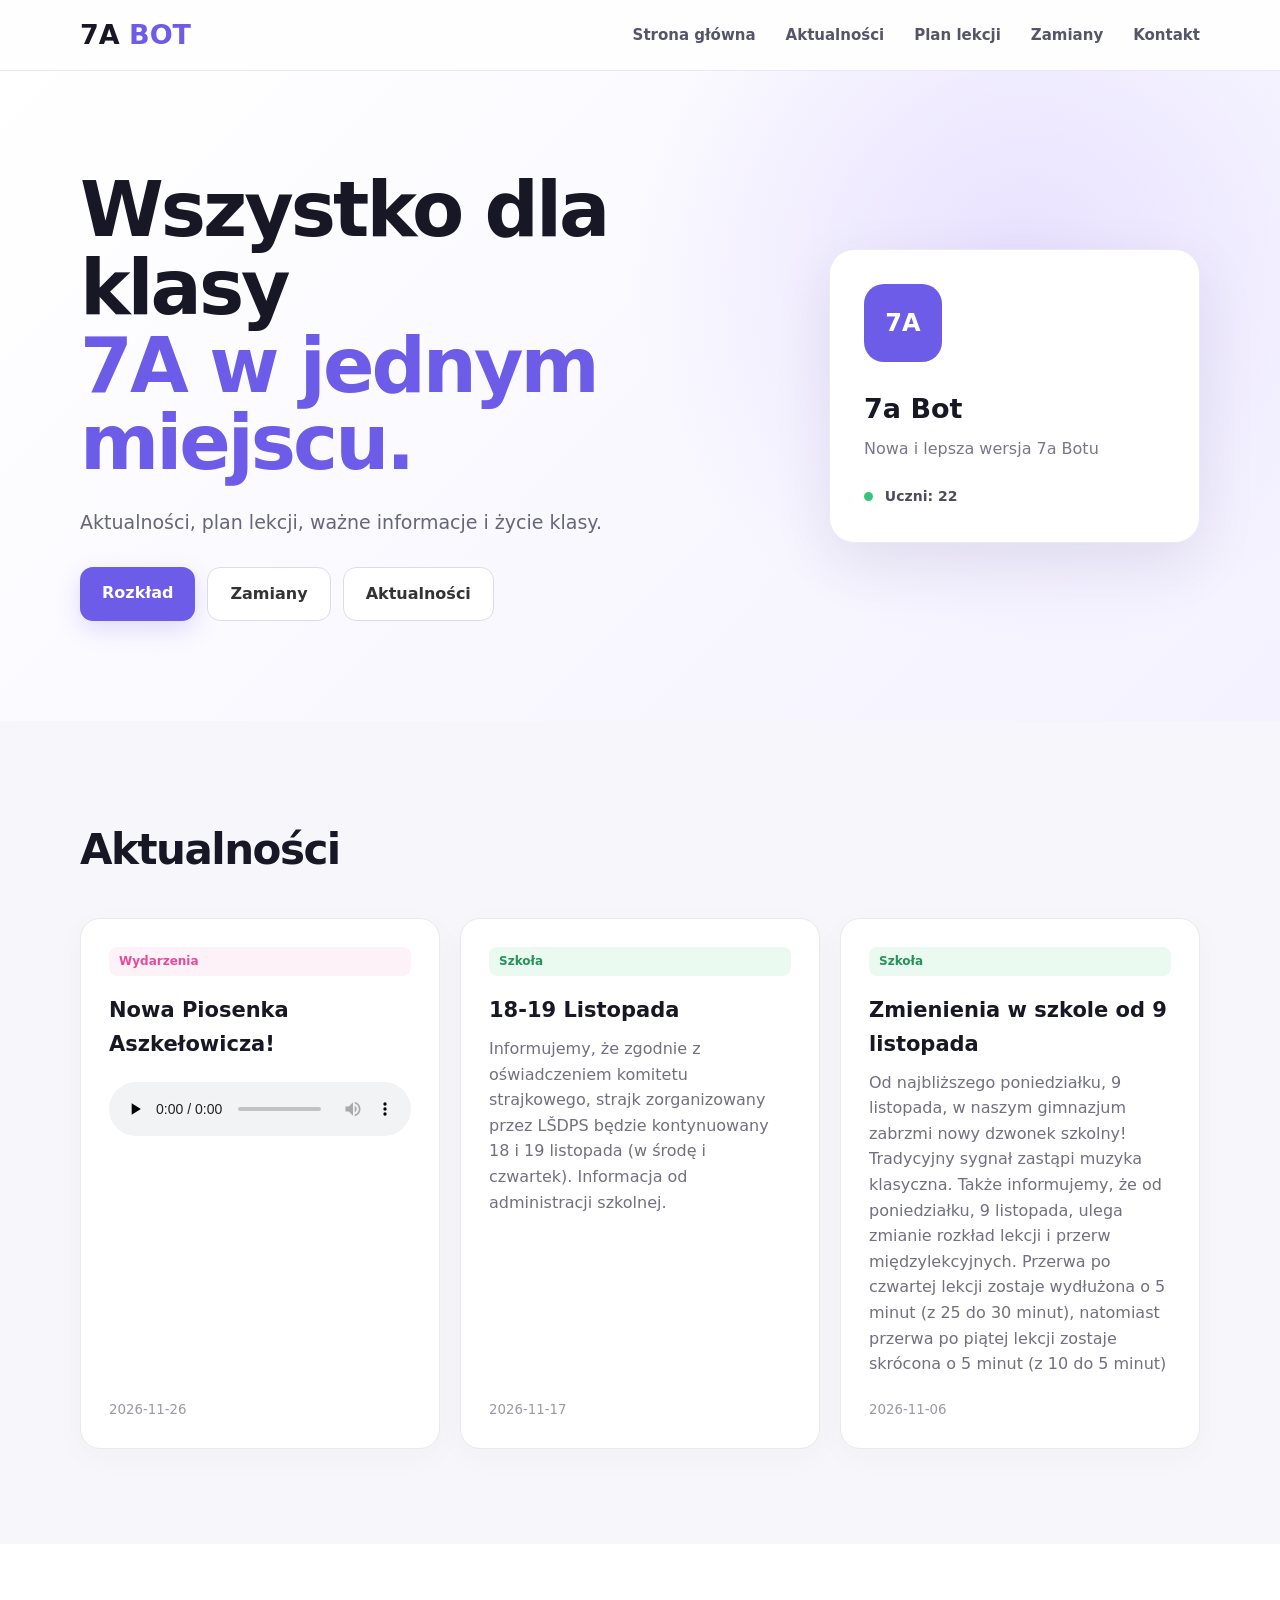
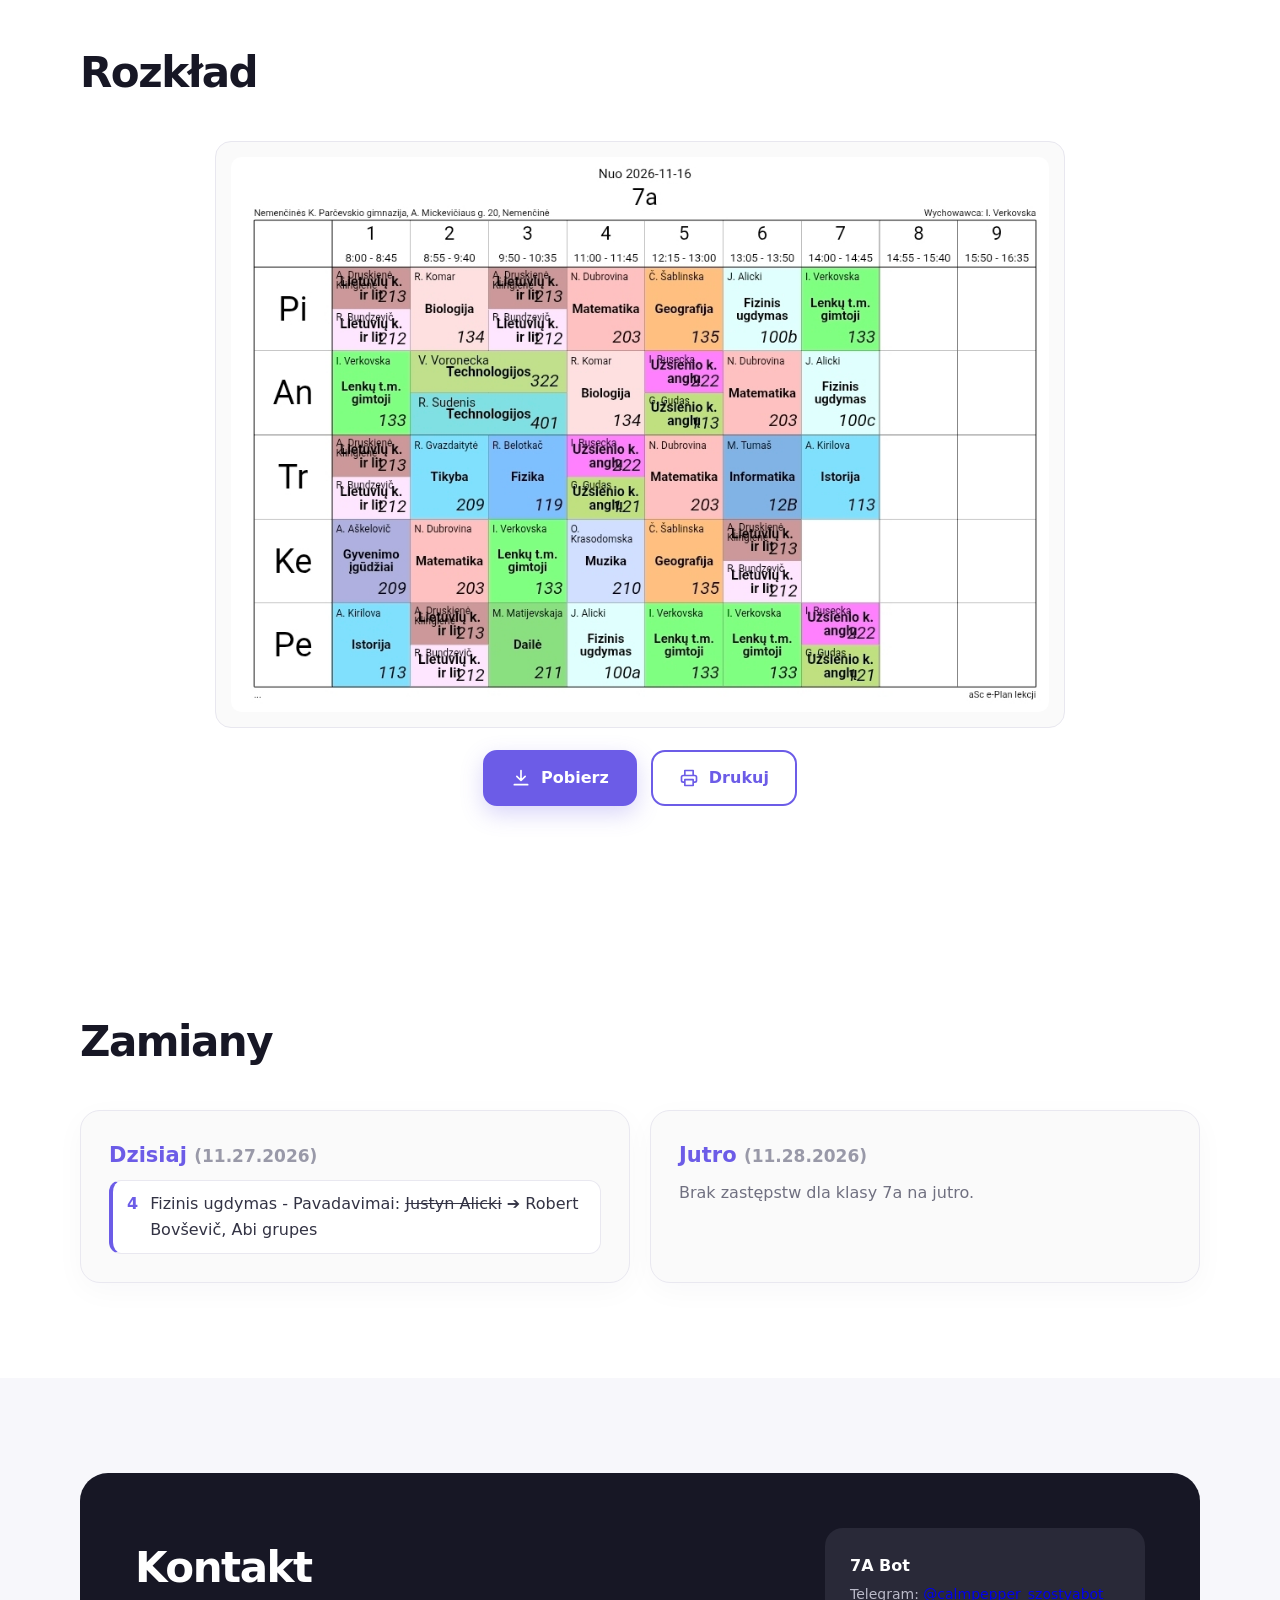
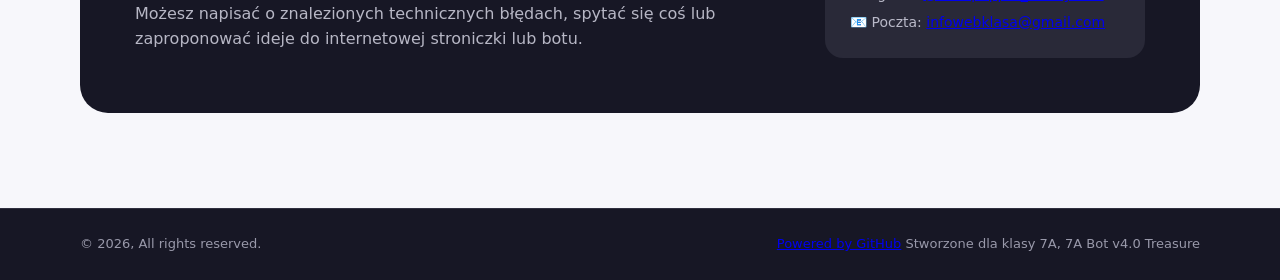
<file: index.html>
<!DOCTYPE html>
<html lang="pl">
<head>
  <meta charset="UTF-8">
  <meta name="viewport" content="width=device-width, initial-scale=1.0">
  <meta name="theme-color" content="#6c5ce7">
  <title>7a Bot</title>
  <link rel="stylesheet" href="style.css">
</head>
<body>
  <header class="header">
    <nav class="nav container">
      <a class="logo" href="#home">7A<span> BOT</span></a>
      <button class="menu-btn" aria-label="Otwórz menu">☰</button>
      <div class="nav-links">
        <a href="#home">Strona główna</a>
        <a href="#news">Aktualności</a>
        <a href="#schedule">Plan lekcji</a>
        <a href="#substitutions">Zamiany</a>
        <a href="#contacts">Kontakt</a>
      </div>
    </nav>
  </header>
<!---
 ________   ______         _______    ______  ________ 
|        \ /      \       |       \  /      \|        \
 \$$$$$$$$|  $$$$$$\      | $$$$$$$\|  $$$$$$\\$$$$$$$$
    /  $$ | $$__| $$      | $$__/ $$| $$  | $$  | $$   
   /  $$  | $$    $$      | $$    $$| $$  | $$  | $$   
  /  $$   | $$$$$$$$      | $$$$$$$\| $$  | $$  | $$   
 /  $$    | $$  | $$      | $$__/ $$| $$__/ $$  | $$   
|  $$     | $$  | $$      | $$    $$ \$$    $$  | $$   
 \$$       \$$   \$$       \$$$$$$$   \$$$$$$    \$$ 
           ascii art, 7a bot, posxalko ixixi
  -->

  <main>
    <section id="home" class="hero">
      <div class="container hero-content">
        <div>
          <h1>Wszystko dla klasy<br><span>7A w jednym miejscu.</span></h1>
          <p class="hero-text">Aktualności, plan lekcji, ważne informacje i życie klasy.</p>
          <div class="hero-buttons">
            <a class="btn primary" href="#schedule">Rozkład</a>
            <a class="btn secondary" href="#substitutions">Zamiany</a>
            <a class="btn secondary" href="#news">Aktualności</a>
          </div>
        </div>
        <div class="hero-card">
          <div class="card-icon">7A</div>
          <h2>7a Bot</h2>
          <p>Nowa i lepsza wersja 7a Botu</p>
          <div class="status"><i></i> Uczni: 22</div>
        </div>
      </div>
    </section>

    <section id="news" class="section">
      <div class="container">
        <div class="section-heading">
          <h2>Aktualności</h2>
        </div>
        <div class="news-grid">

<article class="news-card audio-news">
<span class="tag pink">Wydarzenia</span>
<h3>Nowa Piosenka Aszkełowicza!</h3>
<audio controls preload="none" src="upl/audio/Piosenka.mp3">Twoja przeglądarka nie obsługuje odtwarzacza audio.</audio>
<small>2026-11-26</small>
</article>

<article class="news-card">
<span class="tag green">Szkoła</span>
<h3>18-19 Listopada</h3>
<p>Informujemy, że zgodnie z oświadczeniem komitetu strajkowego, strajk zorganizowany przez LŠDPS będzie kontynuowany 18 i 19 listopada (w środę i czwartek). Informacja od administracji szkolnej.</p>
<small>2026-11-17</small>
</article>

<article class="news-card">
<span class="tag green">Szkoła</span>
<h3>Zmienienia w szkole od 9 listopada</h3>
<p>Od najbliższego poniedziałku, 9 listopada, w naszym gimnazjum zabrzmi nowy dzwonek szkolny! Tradycyjny sygnał zastąpi muzyka klasyczna. Także informujemy, że od poniedziałku, 9 listopada, ulega zmianie rozkład lekcji i przerw międzylekcyjnych. Przerwa po czwartej lekcji zostaje wydłużona o 5 minut (z 25 do 30 minut), natomiast przerwa po piątej lekcji zostaje skrócona o 5 minut (z 10 do 5 minut)</p>
<small>2026-11-06</small>
</article>

<!-- Photo post
    <article class="news-card image-news">
        <span class="tag purple">Przerwy Techniczne</span>
        <h3>Test</h3>

        <img
            src="upl/pictures/portrait.png"
            alt="portrait"
            class="news-image"
            onclick="openNewsImage(this.src)"
        > 
        <small>1970-01-01</small>
    </article>

  Audio Post
<article class="news-card audio-news">
<span class="tag purple">Przerwy Techniczne</span>
<h3>Example Text</h3>
<audio controls preload="none" src="upl/audio/example.mp3">Twoja przeglądarka nie obsługuje odtwarzacza audio.</audio>
<small>1970-01-01</small>
</article>
          -->
          </div>
      </div>
    </section>

    <section id="schedule" class="section schedule-section">
      <div class="container">
        <div class="section-heading">
          <h2>Rozkład</h2>
        </div>
        <div class="schedule-img-wrap">
          <img
    src="https://6aklasabot.github.io/webklasa/upl/pictures/rozklad11.jpg"
    alt="Rozkład"
    class="schedule-img"
    onclick="openScheduleImage(this.src)"
>
        </div>
        <div class="schedule-actions">
          <button type="button" class="sch-btn sch-download" onclick="downloadSchedule()">
            <svg viewBox="0 0 24 24" aria-hidden="true"><path d="M12 3v12m0 0l-5-5m5 5l5-5M4 20h16"/></svg>Pobierz
          </button>
          <button type="button" class="sch-btn sch-print" onclick="printSchedule()">
            <svg viewBox="0 0 24 24" aria-hidden="true"><path d="M7 9V3h10v6M7 17H5a2 2 0 01-2-2v-4a2 2 0 012-2h14a2 2 0 012 2v4a2 2 0 01-2 2h-2M7 14h10v7H7z"/></svg>Drukuj
          </button>
        </div>
        <p class="hint"></p>
      </div>
    </section>

    <section id="substitutions" class="section schedule-section">
      <div class="container">
        <div class="section-heading">
          <h2>Zamiany</h2>
        </div>
        <!-- SUBSTITUTIONS:START -->
<div class="subst-grid">
<article class="news-card subst-day" data-date="2026-11-27">
<h3><span class="subst-label">Dzisiaj</span> <span class="subst-date">(11.27.2026)</span></h3>
<ul class="subst-list"><li class="subst-item"><span class="subst-period">4</span><span class="subst-info">Fizinis ugdymas - Pavadavimai: <s>Justyn Alicki</s> ➔ Robert Bovševič, Abi grupes</span></li></ul>
</article>
<article class="news-card subst-day" data-date="2026-11-28">
<h3><span class="subst-label">Jutro</span> <span class="subst-date">(11.28.2026)</span></h3>
<p class="subst-empty">Brak zastępstw dla klasy 7a na jutro.</p>
</article>
</div>
<!-- SUBSTITUTIONS:END -->
      </div>
    </section>

    <section id="contacts" class="section">
      <div class="container contact-box">
        <div>
          <h2>Kontakt</h2>
          <p>Możesz napisać o znalezionych technicznych błędach, spytać się coś lub zaproponować ideje do internetowej stroniczki lub botu.</p>
        </div>
        <div class="contact-card">
          <strong>7A Bot</strong>
          <span>Telegram: <a href="https://t.me/calmpepper_szostyabot">@calmpepper_szostyabot</a></span>
          <span>📧 Poczta: <a href="mailto:infowebklasa@gmail.com">infowebklasa@gmail.com</a></span>
        </div>
      </div>
    </section>
  </main>

  <footer>
    <div class="container footer-inner">
      <span>© 2026, All rights reserved.</span>
      <span><a href="https://www.githubstatus.com">Powered by GitHub</a>
      <span>Stworzone dla klasy 7A, 7A Bot v4.0 Treasure</span>
      
    </div>
  </footer>
  <!-- zoom rozklad -->

<div id="scheduleOverlay" class="schedule-image-overlay" onclick="closeScheduleImage(event)"> <div class="schedule-image-controls"> <button onclick="scheduleZoomOut(event)">−</button> <span id="scheduleZoomLevel" class="schedule-zoom-level">100%</span> <button onclick="scheduleZoomIn(event)">+</button> <button onclick="scheduleZoomReset(event)">↻</button> </div>

<button class="schedule-image-close" onclick="closeScheduleImage()">×</button>

<img
    id="scheduleZoomImage"
    class="schedule-zoom-image"
    alt="Powiększony rozkład"
    draggable="false"
>

</div>

<script src="script.js"></script>
</body> </html>
</file>
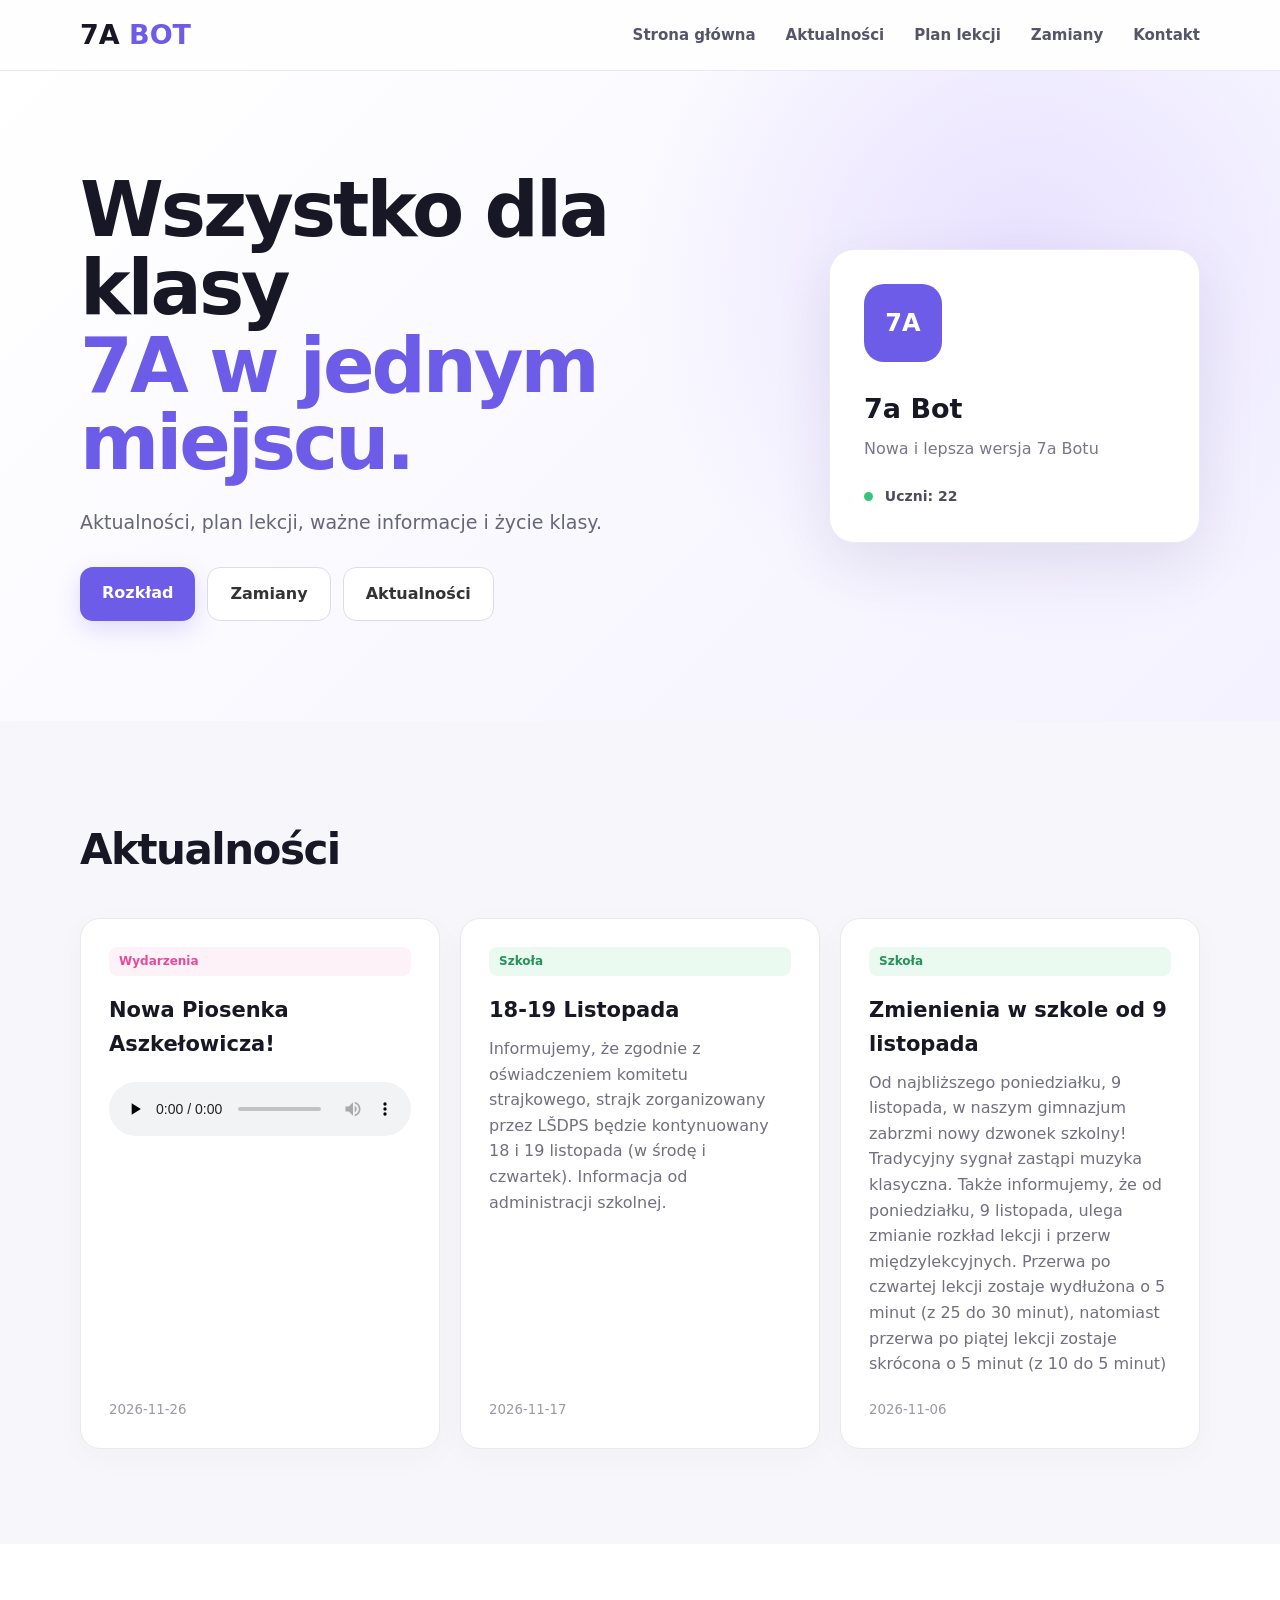
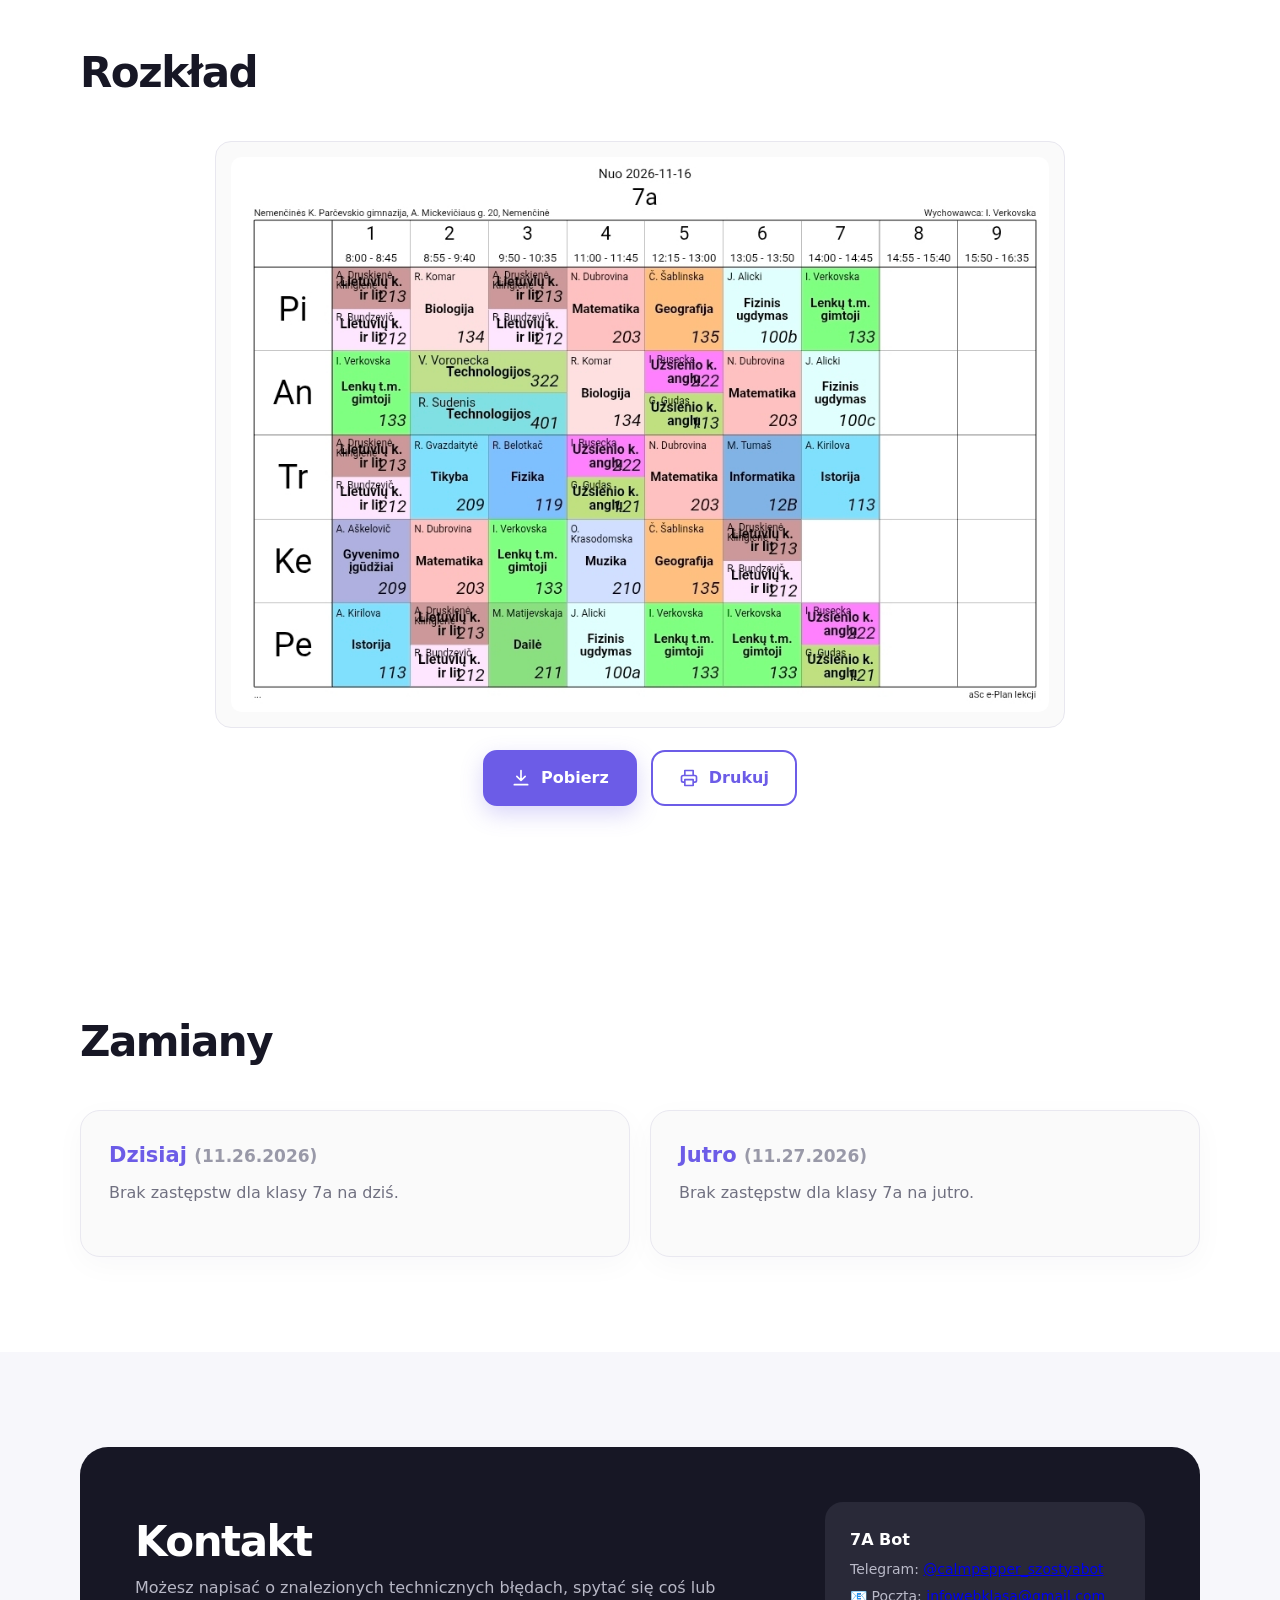
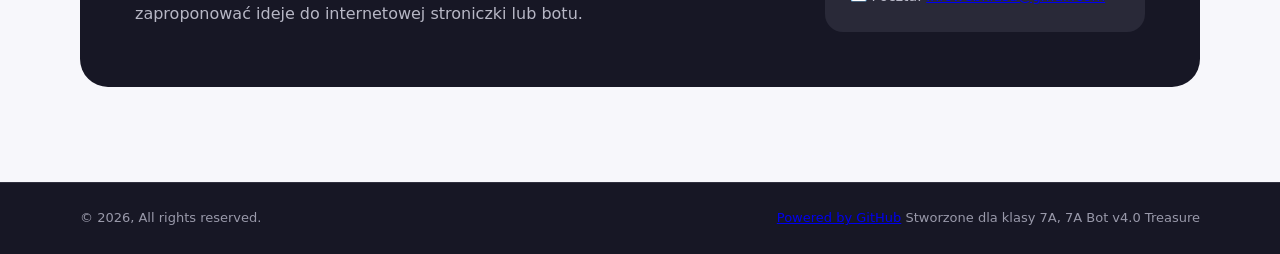
<file: a.html>
<!DOCTYPE html>
<html lang="pl">
<head>
  <meta charset="UTF-8">
  <meta name="viewport" content="width=device-width, initial-scale=1.0">
  <meta name="theme-color" content="#6c5ce7">
  <title>7a Bot</title>
  <link rel="stylesheet" href="style.css">
</head>
<body>
  <header class="header">
    <nav class="nav container">
      <a class="logo" href="#home">7A<span> BOT</span></a>
      <button class="menu-btn" aria-label="Otwórz menu">☰</button>
      <div class="nav-links">
        <a href="#home">Strona główna</a>
        <a href="#news">Aktualności</a>
        <a href="#schedule">Plan lekcji</a>
        <a href="#substitutions">Zamiany</a>
        <a href="#contacts">Kontakt</a>
      </div>
    </nav>
  </header>
<!---
 ________   ______         _______    ______  ________ 
|        \ /      \       |       \  /      \|        \
 \$$$$$$$$|  $$$$$$\      | $$$$$$$\|  $$$$$$\\$$$$$$$$
    /  $$ | $$__| $$      | $$__/ $$| $$  | $$  | $$   
   /  $$  | $$    $$      | $$    $$| $$  | $$  | $$   
  /  $$   | $$$$$$$$      | $$$$$$$\| $$  | $$  | $$   
 /  $$    | $$  | $$      | $$__/ $$| $$__/ $$  | $$   
|  $$     | $$  | $$      | $$    $$ \$$    $$  | $$   
 \$$       \$$   \$$       \$$$$$$$   \$$$$$$    \$$ 
           ascii art, 7a bot, posxalko ixixi
  -->

  <main>
    <section id="home" class="hero">
      <div class="container hero-content">
        <div>
          <h1>Wszystko dla klasy<br><span>7A w jednym miejscu.</span></h1>
          <p class="hero-text">Aktualności, plan lekcji, ważne informacje i życie klasy.</p>
          <div class="hero-buttons">
            <a class="btn primary" href="#schedule">Rozkład</a>
            <a class="btn secondary" href="#substitutions">Zamiany</a>
            <a class="btn secondary" href="#news">Aktualności</a>
          </div>
        </div>
        <div class="hero-card">
          <div class="card-icon">7A</div>
          <h2>7a Bot</h2>
          <p>Nowa i lepsza wersja 7a Botu</p>
          <div class="status"><i></i> Uczni: 22</div>
        </div>
      </div>
    </section>

    <section id="news" class="section">
      <div class="container">
        <div class="section-heading">
          <h2>Aktualności</h2>
        </div>
        <div class="news-grid">

<article class="news-card audio-news">
<span class="tag pink">Wydarzenia</span>
<h3>Nowa Piosenka Aszkełowicza!</h3>
<audio controls preload="none" src="upl/audio/Piosenka.mp3">Twoja przeglądarka nie obsługuje odtwarzacza audio.</audio>
<small>2026-11-26</small>
</article>

<article class="news-card">
<span class="tag green">Szkoła</span>
<h3>18-19 Listopada</h3>
<p>Informujemy, że zgodnie z oświadczeniem komitetu strajkowego, strajk zorganizowany przez LŠDPS będzie kontynuowany 18 i 19 listopada (w środę i czwartek). Informacja od administracji szkolnej.</p>
<small>2026-11-17</small>
</article>

<article class="news-card">
<span class="tag green">Szkoła</span>
<h3>Zmienienia w szkole od 9 listopada</h3>
<p>Od najbliższego poniedziałku, 9 listopada, w naszym gimnazjum zabrzmi nowy dzwonek szkolny! Tradycyjny sygnał zastąpi muzyka klasyczna. Także informujemy, że od poniedziałku, 9 listopada, ulega zmianie rozkład lekcji i przerw międzylekcyjnych. Przerwa po czwartej lekcji zostaje wydłużona o 5 minut (z 25 do 30 minut), natomiast przerwa po piątej lekcji zostaje skrócona o 5 minut (z 10 do 5 minut)</p>
<small>2026-11-06</small>
</article>

<!-- Photo post
    <article class="news-card image-news">
        <span class="tag purple">Przerwy Techniczne</span>
        <h3>Test</h3>

        <img
            src="upl/pictures/portrait.png"
            alt="portrait"
            class="news-image"
            onclick="openNewsImage(this.src)"
        > 
        <small>1970-01-01</small>
    </article>

  Audio Post
<article class="news-card audio-news">
<span class="tag purple">Przerwy Techniczne</span>
<h3>Example Text</h3>
<audio controls preload="none" src="upl/audio/example.mp3">Twoja przeglądarka nie obsługuje odtwarzacza audio.</audio>
<small>1970-01-01</small>
</article>
          -->
          </div>
      </div>
    </section>

    <section id="schedule" class="section schedule-section">
      <div class="container">
        <div class="section-heading">
          <h2>Rozkład</h2>
        </div>
        <div class="schedule-img-wrap">
          <img
    src="https://6aklasabot.github.io/webklasa/upl/pictures/rozklad11.jpg"
    alt="Rozkład"
    class="schedule-img"
    onclick="openScheduleImage(this.src)"
>
        </div>
        <div class="schedule-actions">
          <button type="button" class="sch-btn sch-download" onclick="downloadSchedule()">
            <svg viewBox="0 0 24 24" aria-hidden="true"><path d="M12 3v12m0 0l-5-5m5 5l5-5M4 20h16"/></svg>Pobierz
          </button>
          <button type="button" class="sch-btn sch-print" onclick="printSchedule()">
            <svg viewBox="0 0 24 24" aria-hidden="true"><path d="M7 9V3h10v6M7 17H5a2 2 0 01-2-2v-4a2 2 0 012-2h14a2 2 0 012 2v4a2 2 0 01-2 2h-2M7 14h10v7H7z"/></svg>Drukuj
          </button>
        </div>
        <p class="hint"></p>
      </div>
    </section>

    <section id="substitutions" class="section schedule-section">
      <div class="container">
        <div class="section-heading">
          <h2>Zamiany</h2>
        </div>
        <!-- SUBSTITUTIONS:START -->
<div class="subst-grid">
<article class="news-card subst-day" data-date="2026-11-26">
<h3><span class="subst-label">Dzisiaj</span> <span class="subst-date">(11.26.2026)</span></h3>
<p class="subst-empty">Brak zastępstw dla klasy 7a na dziś.</p>
</article>
<article class="news-card subst-day" data-date="2026-11-27">
<h3><span class="subst-label">Jutro</span> <span class="subst-date">(11.27.2026)</span></h3>
<p class="subst-empty">Brak zastępstw dla klasy 7a na jutro.</p>
</article>
</div>
<!-- SUBSTITUTIONS:END -->
      </div>
    </section>

    <section id="contacts" class="section">
      <div class="container contact-box">
        <div>
          <h2>Kontakt</h2>
          <p>Możesz napisać o znalezionych technicznych błędach, spytać się coś lub zaproponować ideje do internetowej stroniczki lub botu.</p>
        </div>
        <div class="contact-card">
          <strong>7A Bot</strong>
          <span>Telegram: <a href="https://t.me/calmpepper_szostyabot">@calmpepper_szostyabot</a></span>
          <span>📧 Poczta: <a href="mailto:infowebklasa@gmail.com">infowebklasa@gmail.com</a></span>
        </div>
      </div>
    </section>
  </main>

  <footer>
    <div class="container footer-inner">
      <span>© 2026, All rights reserved.</span>
      <span><a href="https://www.githubstatus.com">Powered by GitHub</a>
      <span>Stworzone dla klasy 7A, 7A Bot v4.0 Treasure</span>
      
    </div>
  </footer>
  <!-- zoom rozklad -->

<div id="scheduleOverlay" class="schedule-image-overlay" onclick="closeScheduleImage(event)"> <div class="schedule-image-controls"> <button onclick="scheduleZoomOut(event)">−</button> <span id="scheduleZoomLevel" class="schedule-zoom-level">100%</span> <button onclick="scheduleZoomIn(event)">+</button> <button onclick="scheduleZoomReset(event)">↻</button> </div>

<button class="schedule-image-close" onclick="closeScheduleImage()">×</button>

<img
    id="scheduleZoomImage"
    class="schedule-zoom-image"
    alt="Powiększony rozkład"
    draggable="false"
>

</div>

<script src="script.js"></script>
</body> </html>
</file>
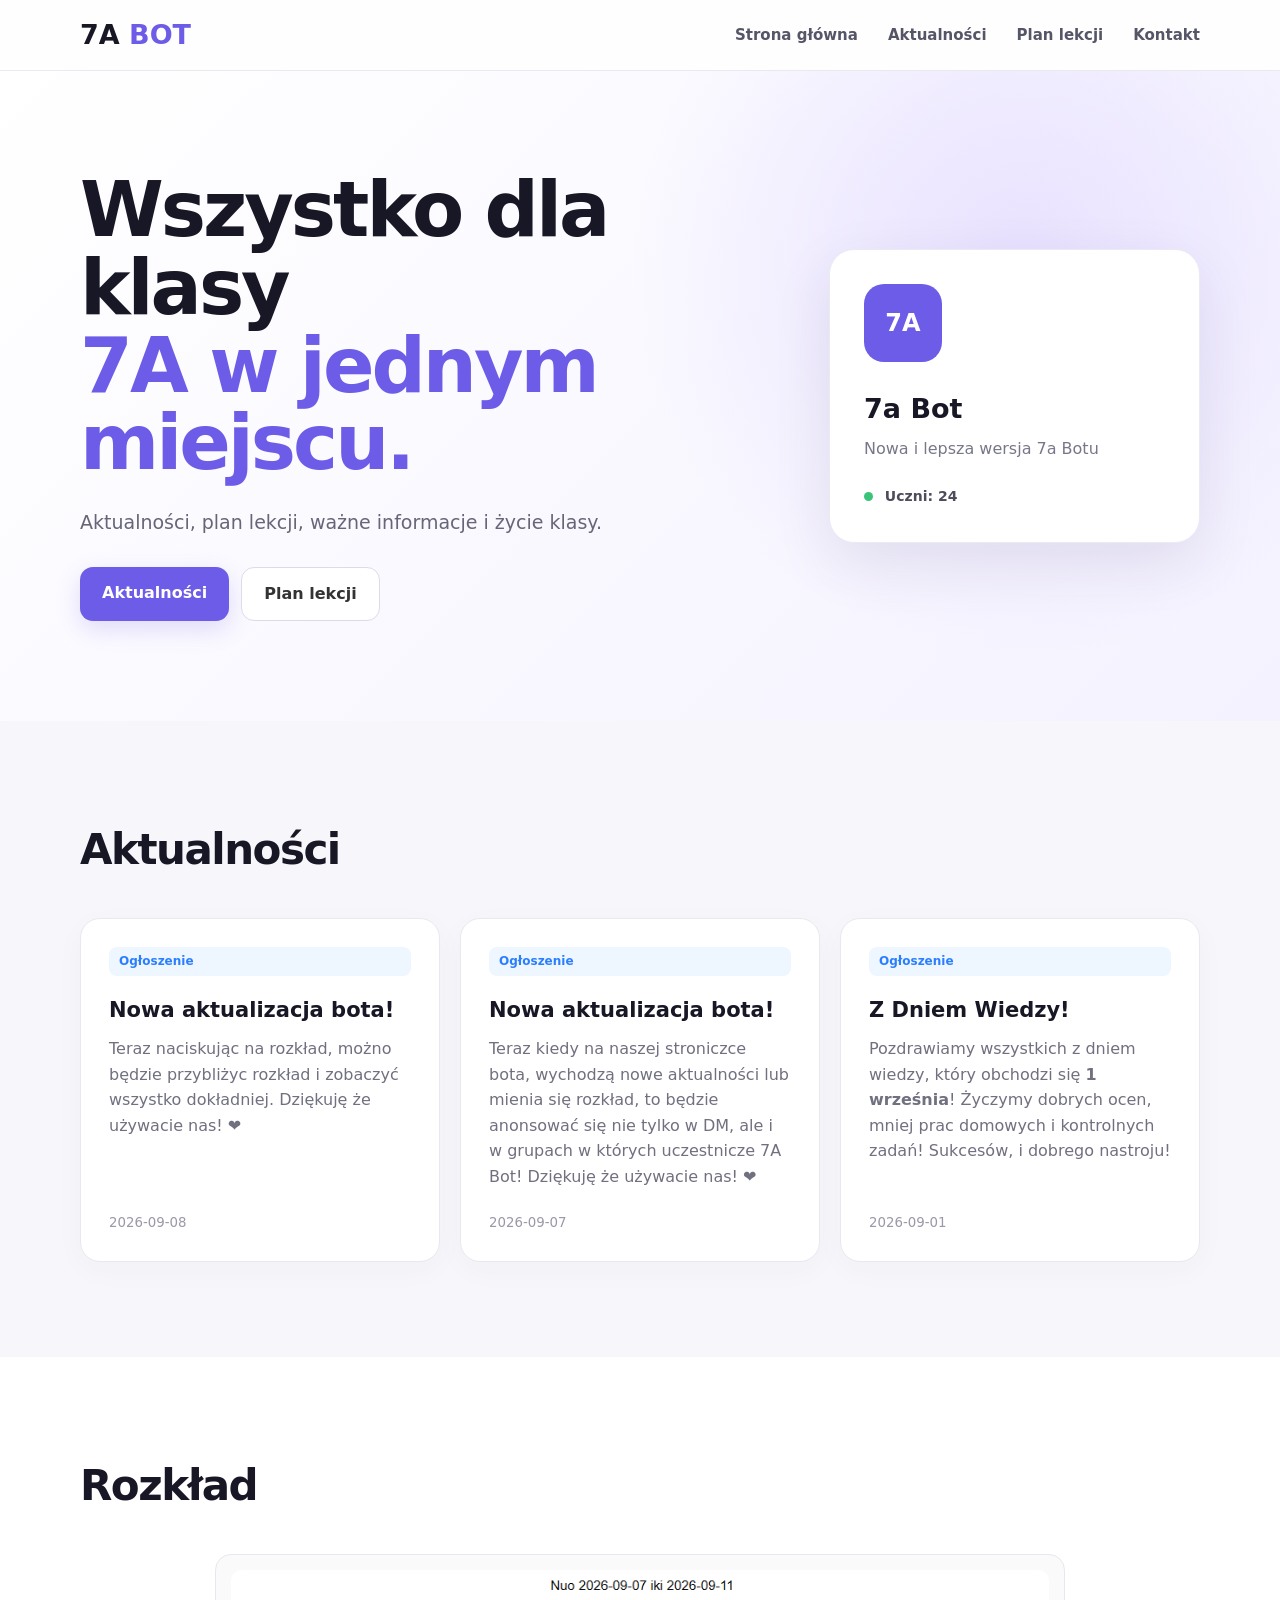
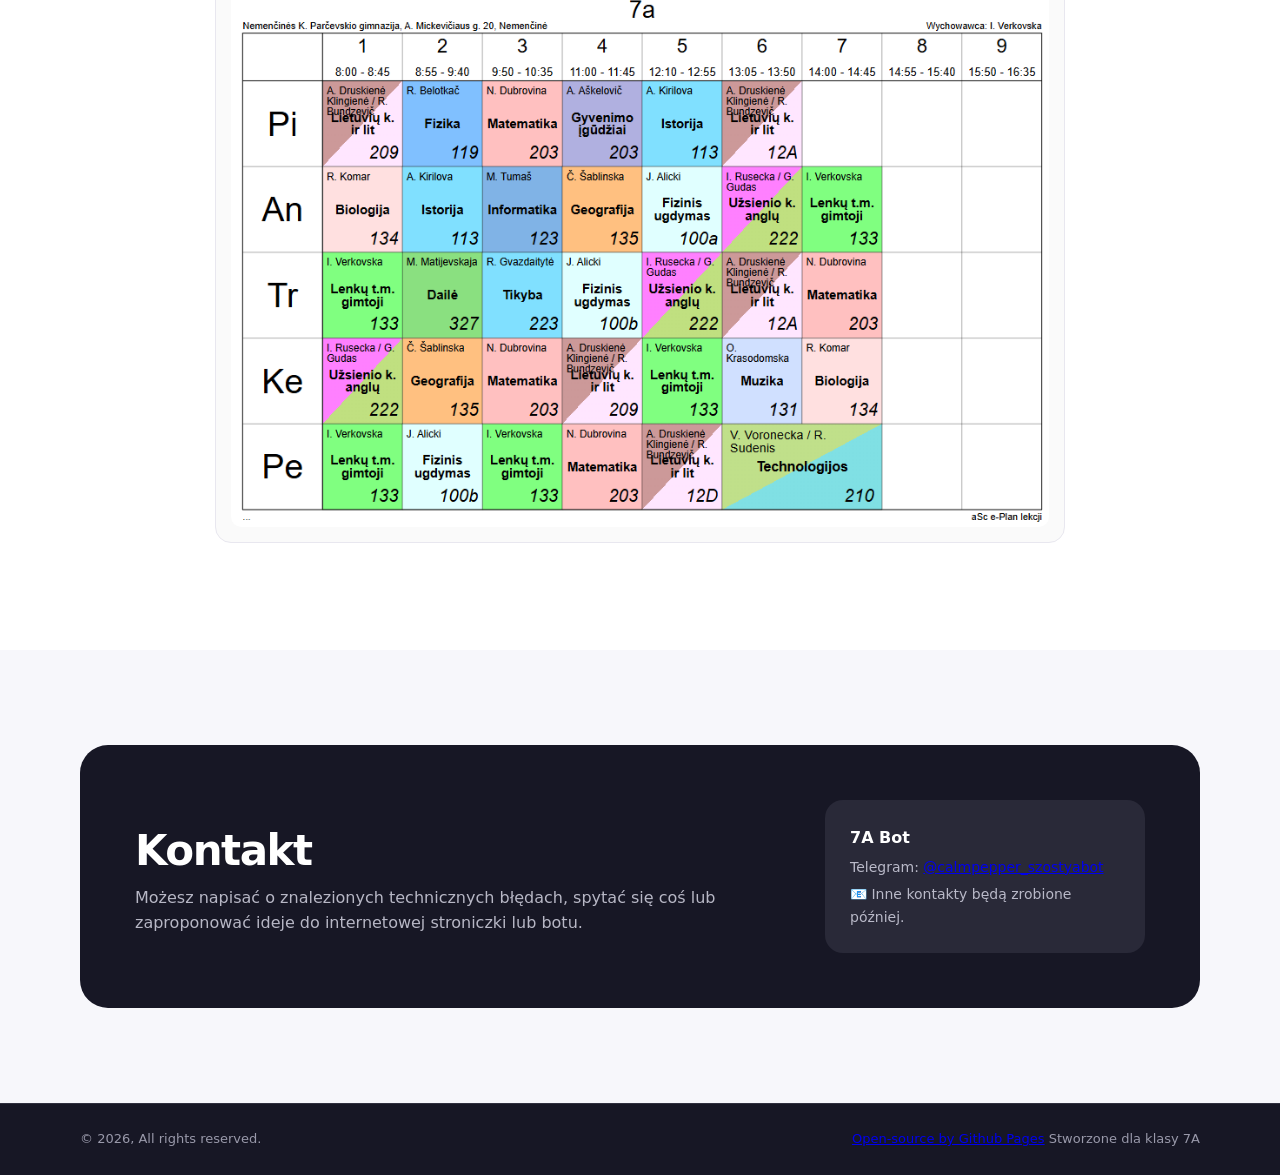
<file: f.html>
<!DOCTYPE html>
<html lang="pl">
<head>
  <meta charset="UTF-8">
  <meta name="viewport" content="width=device-width, initial-scale=1.0">
  <meta name="theme-color" content="#6c5ce7">
  <title>7a Bot</title>
  <link rel="stylesheet" href="style.css">
</head>
<body>
  <header class="header">
    <nav class="nav container">
      <a class="logo" href="#home">7A<span> BOT</span></a>
      <button class="menu-btn" aria-label="Otwórz menu">☰</button>
      <div class="nav-links">
        <a href="#home">Strona główna</a>
        <a href="#news">Aktualności</a>
        <a href="#schedule">Plan lekcji</a>
        <a href="#contacts">Kontakt</a>
      </div>
    </nav>
  </header>
<!---
 ________   ______         _______    ______  ________ 
|        \ /      \       |       \  /      \|        \
 \$$$$$$$$|  $$$$$$\      | $$$$$$$\|  $$$$$$\\$$$$$$$$
    /  $$ | $$__| $$      | $$__/ $$| $$  | $$  | $$   
   /  $$  | $$    $$      | $$    $$| $$  | $$  | $$   
  /  $$   | $$$$$$$$      | $$$$$$$\| $$  | $$  | $$   
 /  $$    | $$  | $$      | $$__/ $$| $$__/ $$  | $$   
|  $$     | $$  | $$      | $$    $$ \$$    $$  | $$   
 \$$       \$$   \$$       \$$$$$$$   \$$$$$$    \$$ 
           ascii art, 7a bot, posxalko ixixi
  -->

  <main>
    <section id="home" class="hero">
      <div class="container hero-content">
        <div>
          <h1>Wszystko dla klasy<br><span>7A w jednym miejscu.</span></h1>
          <p class="hero-text">Aktualności, plan lekcji, ważne informacje i życie klasy.</p>
          <div class="hero-buttons">
            <a class="btn primary" href="#news">Aktualności</a>
            <a class="btn secondary" href="#schedule">Plan lekcji</a>
          </div>
        </div>
        <div class="hero-card">
          <div class="card-icon">7A</div>
          <h2>7a Bot</h2>
          <p>Nowa i lepsza wersja 7a Botu</p>
          <div class="status"><i></i> Uczni: 24</div>
        </div>
      </div>
    </section>

    <section id="news" class="section">
      <div class="container">
        <div class="section-heading">
          <h2>Aktualności</h2>
        </div>
        <div class="news-grid">
            <article class="news-card">
            <span class="tag blue">Ogłoszenie</span>
            <h3>Nowa aktualizacja bota!</h3>
            <p>Teraz naciskując na rozkład, możno będzie przybliżyc rozkład i zobaczyć wszystko dokładniej. Dziękuję że używacie nas! ❤</p>
            <small>2026-09-08</small>
          </article>
          <article class="news-card">
            <span class="tag blue">Ogłoszenie</span>
            <h3>Nowa aktualizacja bota!</h3>
            <p>Teraz kiedy na naszej stroniczce bota, wychodzą nowe aktualności lub mienia się rozkład, to będzie anonsować się nie tylko w DM, ale i w grupach w których uczestnicze 7A Bot! Dziękuję że używacie nas! ❤</p>
            <small>2026-09-07</small>
          </article>

    <!-- Photo post
    <article class="news-card image-news">
        <span class="tag purple">Przerwy Techniczne</span>
        <h3>Test</h3>

        <img
            src="upl/pictures/portrait.png"
            alt="portrait"
            class="news-image"
            onclick="openNewsImage(this.src)"
        > 
        <small>1970-01-01</small>
    </article> -->
          <article class="news-card">
            <span class="tag blue">Ogłoszenie</span>
            <h3>Z Dniem Wiedzy!</h3>
            <p>Pozdrawiamy wszystkich z dniem wiedzy, który obchodzi się <b>1 września</b>! Życzymy dobrych ocen, mniej prac domowych i kontrolnych zadań! Sukcesów, i dobrego nastroju!</p>
            <small>2026-09-01</small>
          </article>

        </div>
      </div>
    </section>

    <section id="schedule" class="section schedule-section">
      <div class="container">
        <div class="section-heading">
          <h2>Rozkład</h2>
        </div>
        <div class="schedule-img-wrap">
          <img
    src="https://6aklasabot.github.io/webklasa/upl/pictures/rozklad02.png"
    alt="Rozkład"
    class="schedule-img"
    onclick="openScheduleImage(this.src)"
>
        </div>
        <p class="hint"></p>
      </div>
    </section>

    <section id="contacts" class="section">
      <div class="container contact-box">
        <div>
          <h2>Kontakt</h2>
          <p>Możesz napisać o znalezionych technicznych błędach, spytać się coś lub zaproponować ideje do internetowej stroniczki lub botu.</p>
        </div>
        <div class="contact-card">
          <strong>7A Bot</strong>
          <span>Telegram: <a href="https://t.me/calmpepper_szostyabot">@calmpepper_szostyabot</a></span>
          <span>📧 Inne kontakty będą zrobione później.</span>
        </div>
      </div>
    </section>
  </main>

  <footer>
    <div class="container footer-inner">
      <span>© 2026, All rights reserved.</span>
      <span><a href="https://github.com/6aklasabot/webklasa">Open-source by Github Pages</a>
      <span>Stworzone dla klasy 7A</span>
      
    </div>
  </footer>
  <!-- zoom rozklad -->

<div id="scheduleOverlay" class="schedule-image-overlay" onclick="closeScheduleImage(event)"> <div class="schedule-image-controls"> <button onclick="scheduleZoomOut(event)">−</button> <span id="scheduleZoomLevel" class="schedule-zoom-level">100%</span> <button onclick="scheduleZoomIn(event)">+</button> <button onclick="scheduleZoomReset(event)">↻</button> </div>

<button class="schedule-image-close" onclick="closeScheduleImage()">×</button>

<img
    id="scheduleZoomImage"
    class="schedule-zoom-image"
    alt="Powiększony rozkład"
    draggable="false"
>

</div>

<script src="script.js"></script>
</body> </html>
</file>
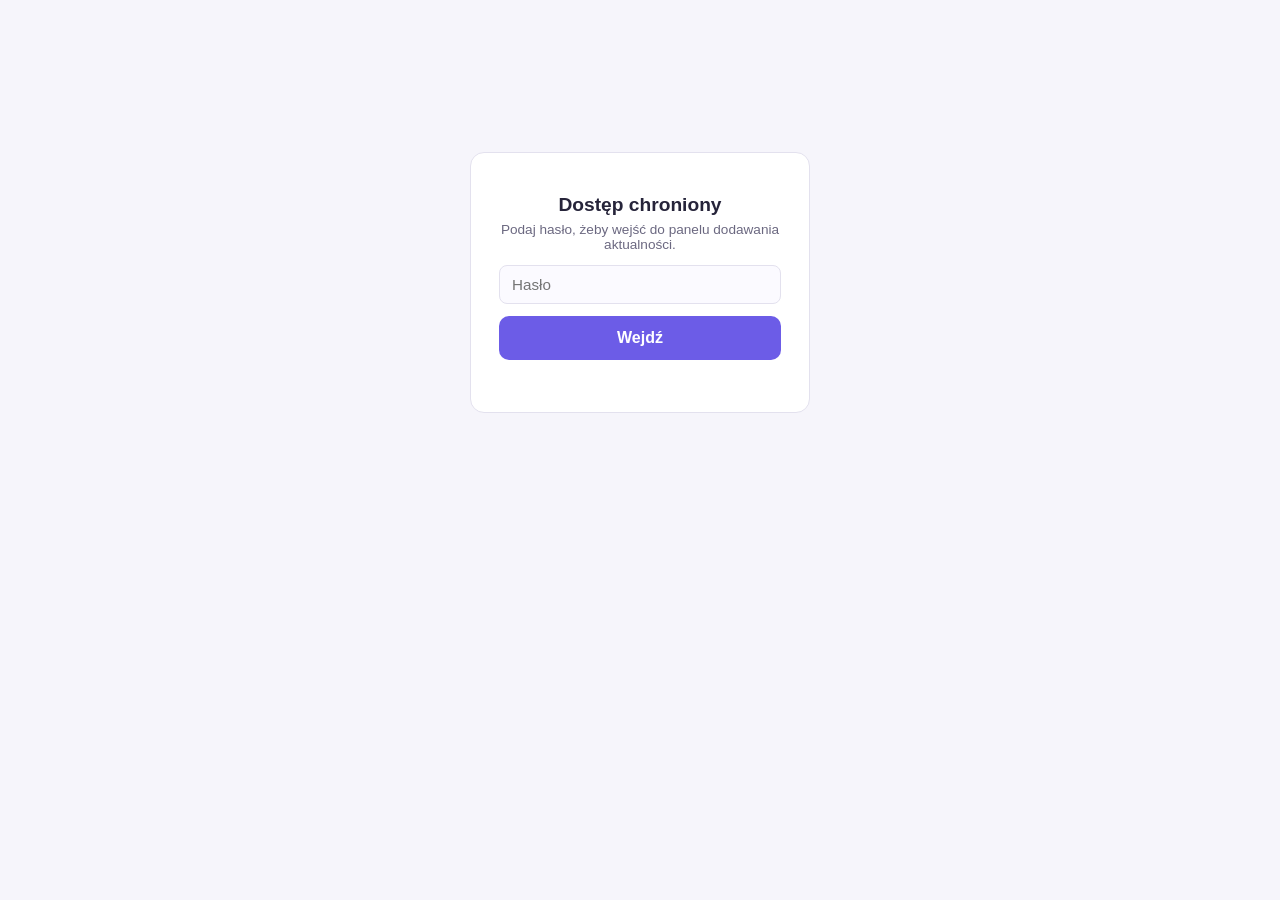
<file: page-dev.html>
<!DOCTYPE html>
<html lang="pl">
<head>
<meta charset="UTF-8">
<meta name="viewport" content="width=device-width, initial-scale=1.0">
<title>6a bot admin</title>
<style>
  :root{
    --accent:#6c5ce7;
    --accent-dark:#5a4bd1;
    --bg:#f6f5fb;
    --card:#ffffff;
    --text:#26243a;
    --muted:#6b6880;
    --border:#e3e1ee;
    --danger:#d64545;
    --ok:#2fa565;
  }
  *{box-sizing:border-box;}
  body{
    margin:0;
    font-family:"Segoe UI",Roboto,Arial,sans-serif;
    background:var(--bg);
    color:var(--text);
    padding:32px 16px 80px;
  }
  .wrap{max-width:620px;margin:0 auto;}
  h1{font-size:1.5rem;margin-bottom:4px;}
  .sub{color:var(--muted);margin-top:0;margin-bottom:28px;font-size:.95rem;}
  fieldset{
    border:1px solid var(--border);
    border-radius:14px;
    padding:20px 20px 8px;
    margin-bottom:20px;
    background:var(--card);
  }
  legend{padding:0 8px;font-weight:600;color:var(--accent-dark);font-size:.9rem;}
  label{
    display:block;
    font-size:.85rem;
    font-weight:600;
    margin:14px 0 6px;
  }
  input[type=text],input[type=password],input[type=date],input[type=number],textarea,select{
    width:100%;
    padding:10px 12px;
    border:1px solid var(--border);
    border-radius:8px;
    font-size:.95rem;
    font-family:inherit;
    background:#fbfaff;
    color:var(--text);
  }
  textarea{resize:vertical;min-height:90px;}
  input:focus,textarea:focus,select:focus{
    outline:2px solid var(--accent);
    outline-offset:1px;
  }
  .hint{font-size:.78rem;color:var(--muted);margin-top:4px;}
  .row{display:flex;gap:12px;}
  .row > div{flex:1;}
  .checkbox-row{display:flex;align-items:center;gap:8px;margin:14px 0;}
  .checkbox-row input{width:auto;}
  .checkbox-row label{margin:0;font-weight:400;font-size:.85rem;}
  button{
    width:100%;
    padding:13px;
    border:none;
    border-radius:10px;
    background:var(--accent);
    color:#fff;
    font-size:1rem;
    font-weight:600;
    cursor:pointer;
    margin-top:8px;
  }
  button:hover{background:var(--accent-dark);}
  button:disabled{background:#b8b4d6;cursor:not-allowed;}
  .status{
    margin-top:16px;
    padding:12px 14px;
    border-radius:10px;
    font-size:.9rem;
    display:none;
    white-space:pre-wrap;
  }
  .status.error{display:block;background:#fdeaea;color:var(--danger);border:1px solid #f3c6c6;}
  .status.ok{display:block;background:#e8f7ef;color:var(--ok);border:1px solid #bfe8d1;}
  .status.pending{display:block;background:#eef0fb;color:var(--accent-dark);border:1px solid #d6d3f2;}
  .preview{
    border:1px dashed var(--border);
    border-radius:14px;
    padding:16px;
    background:var(--card);
  }
  .preview h2{font-size:1rem;margin-top:0;}
  .news-card{
    background:#fbfaff;
    border:1px solid var(--border);
    border-radius:12px;
    padding:14px 16px;
  }
  .tag{
    display:inline-block;
    font-size:.72rem;
    font-weight:700;
    padding:3px 9px;
    border-radius:999px;
    margin-bottom:8px;
  }
  .tag.purple{background:#f0edff;color:#6c5ce7;}
  .tag.green{background:#eafaf1;color:#24935b;}
  .tag.blue{background:#eef6ff;color:#2b7fff;}
  .tag.orange{background:#fff4e6;color:#f97316;}
  .tag.yellow{background:#fefce8;color:#ca8a04;}
  .tag.pink{background:#fdf2f8;color:#ec4899;}
  .tag.cyan{background:#e0f2fe;color:#0284c7;}
  .tag.red{background:#fa8989;color:#fa2d2d;}
  .news-card h3{margin:0 0 6px;font-size:1rem;}
  .news-card p{margin:0 0 8px;font-size:.9rem;line-height:1.5;}
  .news-card small{color:var(--muted);}
  #lockScreen{
    max-width:340px;
    margin:120px auto 0;
    background:var(--card);
    border:1px solid var(--border);
    border-radius:14px;
    padding:28px;
    text-align:center;
  }
  #lockScreen h1{font-size:1.2rem;margin-bottom:6px;}
  #lockScreen p{color:var(--muted);font-size:.85rem;margin-top:0;}
  #lockError{color:var(--danger);font-size:.82rem;min-height:1.2em;margin-top:8px;}
  #app{display:none;}
  .nav-tabs{display:flex;gap:10px;margin:24px 0;}
  .nav-tabs button{
    flex:1;
    width:auto;
    margin-top:0;
    padding:12px;
    border-radius:10px;
    border:1px solid var(--border);
    background:var(--card);
    color:var(--text);
    font-weight:600;
    font-size:.95rem;
    cursor:pointer;
  }
  .nav-tabs button.active{
    background:var(--accent);
    color:#fff;
    border-color:var(--accent);
  }
  .page{display:none;}
  .page.active{display:block;}
  .file-row{
    display:flex;
    align-items:center;
    gap:12px;
    border:1px solid var(--border);
    border-radius:10px;
    padding:10px 12px;
    background:#fbfaff;
    margin-bottom:8px;
  }
  .file-row img, .file-row .file-thumb-empty{
    width:48px;height:48px;
    object-fit:cover;
    border-radius:6px;
    flex-shrink:0;
    background:var(--border);
  }
  .file-row .file-info{flex:1;min-width:0;}
  .file-row .file-info .file-name{font-weight:600;font-size:.85rem;word-break:break-all;}
  .file-row .file-info .file-meta{font-size:.78rem;color:var(--muted);}
  .file-row button{width:auto;margin:0;padding:8px 14px;background:var(--danger);flex-shrink:0;font-size:.85rem;}
  .file-row button:hover{background:#b83a3a;}
</style>
</head>
<body>

<div id="lockScreen">
  <h1>Dostęp chroniony</h1>
  <p>Podaj hasło, żeby wejść do panelu dodawania aktualności.</p>
  <input type="password" id="lockPassword" placeholder="Hasło">
  <button id="lockBtn" style="margin-top:12px;">Wejdź</button>
  <div id="lockError"></div>
</div>

<div class="wrap" id="app">
  <h1>Dostęp do repo</h1>
  <p class="sub">Dane dostępu do repozytorium <strong>6aklasabot/webklasa</strong> przez GitHub API — używane zarówno przy dodawaniu aktualności, jak i przy zmianie rozkładu poniżej.</p>

  <fieldset>
    <legend>GitHub</legend>
    <label for="token">Personal Access Token (GitHub, fine-grained, uprawnienie „Contents: Read and write" na to repo)</label>
    <input type="password" id="token" placeholder="github_pat_..." autocomplete="off">
    <div class="checkbox-row">
      <input type="checkbox" id="rememberToken">
      <label for="rememberToken">Zapamiętaj token w tej przeglądarce (localStorage) — tylko na własnym urządzeniu</label>
    </div>
    <div class="row">
      <div>
        <label for="owner">Właściciel repo</label>
        <input type="text" id="owner" value="6aklasabot">
      </div>
      <div>
        <label for="repo">Repo</label>
        <input type="text" id="repo" value="webklasa">
      </div>
    </div>
    <div class="row">
      <div>
        <label for="branch">Branch</label>
        <input type="text" id="branch" value="main">
      </div>
      <div>
        <label for="path">Plik</label>
        <input type="text" id="path" value="index.html">
      </div>
    </div>
  </fieldset>

  <div class="nav-tabs">
    <button type="button" id="navNewsBtn">Dodaj aktualność</button>
    <button type="button" id="navScheduleBtn">Zmień rozkład</button>
    <button type="button" id="navDirBtn">/dir</button>
  </div>

  <p id="pageEmptyHint" class="sub">Wybierz sekcję powyżej, żeby zacząć.</p>

  <div id="page-news" class="page">
  <h1>Dodaj aktualność</h1>
  <p class="sub">Wysyła nowy wpis prosto do <code>index.html</code> w repo <strong>6aklasabot/webklasa</strong> przez GitHub API — dodaje go na górze listy i automatycznie usuwa najstarszy wpis, żeby lista nie rosła w nieskończoność.</p>

  <fieldset>
    <legend>Rodzaj wpisu</legend>
    <div class="row" style="gap:16px;">
      <label style="display:flex;align-items:center;gap:10px;font-weight:600;font-size:1.05rem;margin:0;padding:10px 14px;border:1px solid var(--border);border-radius:10px;">
        <input type="radio" name="postType" value="article" checked style="width:20px;height:20px;"> Artykuł
      </label>
      <label style="display:flex;align-items:center;gap:10px;font-weight:600;font-size:1.05rem;margin:0;padding:10px 14px;border:1px solid var(--border);border-radius:10px;">
        <input type="radio" name="postType" value="image" style="width:20px;height:20px;"> Zdjęcie
      </label>
      <label style="display:flex;align-items:center;gap:10px;font-weight:600;font-size:1.05rem;margin:0;padding:10px 14px;border:1px solid var(--border);border-radius:10px;">
        <input type="radio" name="postType" value="audio" style="width:20px;height:20px;"> Audio
      </label>
    </div>
  </fieldset>

  <fieldset>
    <legend>Treść wpisu</legend>
    <label for="tagCategory">Kategoria (etykieta)</label>
    <select id="tagCategory">
      <option value="purple">Bez kategorii</option>
      <option value="green">Szkoła</option>
      <option value="blue" selected>Ogłoszenie</option>
      <option value="orange">Przerwy Techniczne</option>
      <option value="yellow">Ważne</option>
      <option value="pink">Wydarzenia</option>
      <option value="cyan">Projekt</option>
      <option value="red">Uwaga</option>
    </select>

    <label for="title" id="titleLabel">Tytuł</label>
    <input type="text" id="title" placeholder="Np. Nowa aktualizacja bota!">

    <div id="contentGroup">
      <label for="content">Treść</label>
      <textarea id="content" placeholder="Treść ogłoszenia..."></textarea>
    </div>

    <div id="imageGroup" style="display:none;">
      <label for="imageFile">Zdjęcie (tylko .jpg, .jpeg, .png, do 25 MB)</label>
      <input type="file" id="imageFile" accept=".jpg,.jpeg,.png,image/jpeg,image/png">
      <p class="hint">Zdjęcie zostanie wgrane do <code>upl/pictures/</code> w repo pod swoją (oczyszczoną) nazwą pliku, a karta na stronie będzie się do niego odwoływać.</p>
    </div>

    <div id="audioGroup" style="display:none;">
      <label for="audioFile">Plik audio (.mp3, .m4a, .ogg, .wav, do 25 MB)</label>
      <input type="file" id="audioFile" accept=".mp3,.m4a,.ogg,.wav,audio/mpeg,audio/mp4,audio/ogg,audio/wav">
      <p class="hint">Plik zostanie wgrany do <code>upl/audio/</code> w repo pod swoją (oczyszczoną) nazwą pliku, a karta na stronie dostanie odtwarzacz audio. Opis (pole „Treść” wyżej) jest opcjonalny.</p>
    </div>

    <label for="date">Data</label>
    <input type="date" id="date">
    <p class="hint">Kliknięcie zdjęcia otworzy je w tym samym oknie powiększania, co zdjęcie rozkładu.</p>

    <label for="maxPosts">Ile aktualności trzymać na stronie</label>
    <input type="number" id="maxPosts" value="3" min="1" max="20">
    <p class="hint">Po dodaniu nowego wpisu najstarsze wpisy powyżej tego limitu zostaną automatycznie usunięte (zwykle usunie się tylko 1).</p>
  </fieldset>

  <div class="preview">
    <h2>Podgląd karty</h2>
    <article class="news-card" id="previewCard">
      <span class="tag blue" id="pvTag">Ogłoszenie</span>
      <h3 id="pvTitle">Tytuł wpisu</h3>
      <img id="pvImage" style="display:none;max-width:100%;border-radius:8px;margin-bottom:8px;">
      <audio id="pvAudio" controls style="display:none;width:100%;margin-bottom:8px;"></audio>
      <p id="pvContent">Treść wpisu pojawi się tutaj.</p>
      <small id="pvDate">2026-01-01</small>
    </article>
  </div>

  <button id="publishBtn">Opublikuj na stronie</button>
  <div class="status" id="status"></div>
  </div>

  <div id="page-schedule" class="page">
    <h1>Zmień rozkład lekcji</h1>
    <p class="sub">Podmienia zdjęcie w sekcji <code>#schedule</code> na stronie. Zdjęcie wgrywane jest pod swoją własną nazwą pliku, a strona automatycznie zaczyna wskazywać na ten nowy plik.</p>

    <fieldset>
      <legend>Nowe zdjęcie rozkładu</legend>
      <label for="scheduleImageFile">Zdjęcie (.jpg, .jpeg, .png, do 25 MB)</label>
      <input type="file" id="scheduleImageFile" accept=".jpg,.jpeg,.png,image/jpeg,image/png">
      <p class="hint">Zostanie wgrane do <code>upl/pictures/</code> pod swoją (oczyszczoną) nazwą pliku. Stary plik zostaje w repo, ale strona przestaje się do niego odwoływać.</p>
    </fieldset>

    <div class="preview">
      <h2>Podgląd nowego zdjęcia</h2>
      <img id="scheduleImagePreview" style="display:none;max-width:100%;border-radius:8px;">
      <p id="scheduleImagePreviewEmpty" style="color:var(--muted);font-size:.9rem;margin:0;">Nie wybrano jeszcze pliku.</p>
    </div>

    <button id="scheduleBtn">Zaktualizuj rozkład</button>
    <div class="status" id="scheduleStatus"></div>
  </div>

  <div id="page-dir" class="page">
    <h1>Pliki (upl/)</h1>
    <p class="sub">Przegląda, usuwa i wgrywa pliki w folderze <code>upl/</code> repozytorium (wraz z podfolderami) przez GitHub API — na żywo, czyli zawsze pobiera aktualną zawartość z repo.</p>

    <fieldset>
      <legend>Wgraj nowy plik</legend>
      <label for="dirUploadFile">Plik</label>
      <input type="file" id="dirUploadFile">
      <label for="dirUploadPath">Folder docelowy (w obrębie upl/)</label>
      <input type="text" id="dirUploadPath" value="upl/pictures/">
      <p class="hint">Plik zostanie zapisany pod tą ścieżką, pod swoją (oczyszczoną) nazwą. Jeśli plik o tej nazwie już tam jest, zostanie nadpisany.</p>
      <button id="dirUploadBtn">Wgraj plik</button>
      <div class="status" id="dirUploadStatus"></div>
    </fieldset>

    <div class="row" style="align-items:center;gap:10px;margin:24px 0 10px;">
      <h2 style="margin:0;flex:1;font-size:1rem;">Zawartość folderu upl/</h2>
      <button type="button" id="dirRefreshBtn" style="width:auto;margin:0;padding:8px 16px;">Odśwież</button>
    </div>
    <div id="dirList"></div>
    <div class="status" id="dirStatus"></div>
  </div>
</div>

<script>
const $ = id => document.getElementById(id);
const LOCK_HASH = '4b45ecfff4cd1f022d274d000f17c5f000347ee1634e92aa3d33098811402861';

async function sha256Hex(text){
  const data = new TextEncoder().encode(text);
  const digest = await crypto.subtle.digest('SHA-256', data);
  return [...new Uint8Array(digest)].map(b => b.toString(16).padStart(2, '0')).join('');
}

async function tryUnlock(){
  const pass = $('lockPassword').value;
  const hash = await sha256Hex(pass);
  if (hash === LOCK_HASH) {
    $('lockScreen').style.display = 'none';
    $('app').style.display = 'block';
    sessionStorage.setItem('webklasa_unlocked', '1');
  } else {
    $('lockError').textContent = 'Złe hasło, spróbuj ponownie.';
  }
}
$('lockBtn').addEventListener('click', tryUnlock);
$('lockPassword').addEventListener('keydown', e => { if (e.key === 'Enter') tryUnlock(); });

// stay unlocked for the rest of this browser tab session
if (sessionStorage.getItem('webklasa_unlocked') === '1') {
  $('lockScreen').style.display = 'none';
  $('app').style.display = 'block';
}

// restore remembered token
const savedToken = localStorage.getItem('webklasa_admin_token');
if (savedToken) { $('token').value = savedToken; $('rememberToken').checked = true; }

const PAGES = { news: { page: 'page-news', btn: 'navNewsBtn' }, schedule: { page: 'page-schedule', btn: 'navScheduleBtn' }, dir: { page: 'page-dir', btn: 'navDirBtn' } };

function showPage(name, updateHash){
  const valid = PAGES[name] ? name : null;
  Object.keys(PAGES).forEach(key => {
    const isActive = key === valid;
    $(PAGES[key].page).classList.toggle('active', isActive);
    $(PAGES[key].btn).classList.toggle('active', isActive);
  });
  $('pageEmptyHint').style.display = valid ? 'none' : 'block';
  if (updateHash) {
    const newUrl = valid ? '#' + valid : location.pathname + location.search;
    try { history.replaceState(null, '', newUrl); } catch (e) { /* sandboxed preview (about:srcdoc) blocks this — harmless */ }
  }
  if (valid === 'dir') loadDirList();
}
$('navNewsBtn').addEventListener('click', () => showPage('news', true));
$('navScheduleBtn').addEventListener('click', () => showPage('schedule', true));
$('navDirBtn').addEventListener('click', () => showPage('dir', true));
window.addEventListener('hashchange', () => showPage(location.hash.slice(1), false));
showPage(location.hash.slice(1), false);

$('date').value = new Date().toISOString().slice(0,10);

function selectedTag(){
  const opt = $('tagCategory').selectedOptions[0];
  return { name: opt.textContent, color: opt.value };
}

function currentPostType(){
  return document.querySelector('input[name="postType"]:checked').value;
}

function updatePostTypeUI(){
  const type = currentPostType();
  if (type === 'image') {
    $('contentGroup').style.display = 'none';
    $('imageGroup').style.display = 'block';
    $('audioGroup').style.display = 'none';
    $('titleLabel').textContent = 'Temat';
  } else if (type === 'audio') {
    $('contentGroup').style.display = 'block';
    $('imageGroup').style.display = 'none';
    $('audioGroup').style.display = 'block';
    $('titleLabel').textContent = 'Tytuł nagrania';
  } else {
    $('contentGroup').style.display = 'block';
    $('imageGroup').style.display = 'none';
    $('audioGroup').style.display = 'none';
    $('titleLabel').textContent = 'Tytuł';
  }
  updatePreview();
}
document.querySelectorAll('input[name="postType"]').forEach(r => r.addEventListener('change', updatePostTypeUI));

function updatePreview(){
  const tag = selectedTag();
  const type = currentPostType();
  $('pvTag').textContent = tag.name;
  $('pvTag').className = 'tag ' + tag.color;
  $('pvTitle').textContent = $('title').value || (type === 'image' ? 'Temat zdjęcia' : type === 'audio' ? 'Tytuł nagrania' : 'Tytuł wpisu');
  $('pvDate').textContent = $('date').value || '2026-01-01';

  // audio player preview
  const audioFile = $('audioFile').files[0];
  if (type === 'audio' && audioFile) {
    if ($('pvAudio').dataset.name !== audioFile.name + audioFile.size) {
      $('pvAudio').src = URL.createObjectURL(audioFile);
      $('pvAudio').dataset.name = audioFile.name + audioFile.size;
    }
    $('pvAudio').style.display = 'block';
  } else {
    $('pvAudio').pause();
    $('pvAudio').style.display = 'none';
  }

  if (type === 'image') {
    $('pvContent').style.display = 'none';
    const file = $('imageFile').files[0];
    if (file) {
      $('pvImage').src = URL.createObjectURL(file);
      $('pvImage').style.display = 'block';
    } else {
      $('pvImage').style.display = 'none';
    }
  } else if (type === 'audio') {
    $('pvImage').style.display = 'none';
    const text = $('content').value.trim();
    $('pvContent').style.display = text ? '' : 'none';
    $('pvContent').textContent = text;
  } else {
    $('pvContent').style.display = '';
    $('pvContent').textContent = $('content').value || 'Treść wpisu pojawi się tutaj.';
    $('pvImage').style.display = 'none';
  }
}
['tagCategory','title','content','date'].forEach(id => $(id).addEventListener('input', updatePreview));
$('tagCategory').addEventListener('change', updatePreview);
$('imageFile').addEventListener('change', updatePreview);
$('audioFile').addEventListener('change', updatePreview);
updatePostTypeUI();

function showStatus(kind, msg){
  const el = $('status');
  el.className = 'status ' + kind;
  el.textContent = msg;
}

// UTF-8 safe base64 helpers (handles Polish diacritics, emoji, etc.)
function b64Encode(str){
  const bytes = new TextEncoder().encode(str);
  let binary = '';
  bytes.forEach(b => binary += String.fromCharCode(b));
  return btoa(binary);
}
function b64Decode(str){
  const binary = atob(str);
  const bytes = Uint8Array.from(binary, c => c.charCodeAt(0));
  return new TextDecoder().decode(bytes);
}

// Encode each path segment separately so slashes in a repo path (e.g. upl/pictures/x.png) survive
function encodeGithubPath(path){
  return path.split('/').map(encodeURIComponent).join('/');
}

// Base64-encode raw binary data (an uploaded image), in chunks to avoid call-stack limits
function arrayBufferToBase64(buffer){
  const bytes = new Uint8Array(buffer);
  let binary = '';
  const chunkSize = 0x8000;
  for (let i = 0; i < bytes.length; i += chunkSize) {
    binary += String.fromCharCode.apply(null, bytes.subarray(i, i + chunkSize));
  }
  return btoa(binary);
}

const ALLOWED_IMAGE_EXTENSIONS = ['jpg', 'jpeg', 'png'];
const ALLOWED_AUDIO_EXTENSIONS = ['mp3', 'm4a', 'ogg', 'wav'];
const MAX_UPLOAD_BYTES = 25 * 1024 * 1024;

function sanitizeFilename(name, fallback = 'zdjecie'){
  const dot = name.lastIndexOf('.');
  const base = dot > -1 ? name.slice(0, dot) : name;
  const ext = (dot > -1 ? name.slice(dot + 1) : '').toLowerCase();
  const safeBase = base.normalize('NFKD')
    .replace(/[^\w-]+/g, '_')
    .replace(/_+/g, '_')
    .replace(/^_+|_+$/g, '') || fallback;
  return { safeBase, ext };
}

// Uploads a file to <folder>/<name>.<ext> in the repo and returns that repo-relative path
async function uploadFile(file, folder, allowedExts, errorMsg, commitLabel, fallbackName, owner, repo, branch, headers){
  const { safeBase, ext } = sanitizeFilename(file.name, fallbackName);
  if (!allowedExts.includes(ext)) {
    throw new Error(errorMsg);
  }
  if (file.size > MAX_UPLOAD_BYTES) {
    throw new Error('Plik jest za duży (maksymalnie 25 MB).');
  }
  const filePath = `${folder}/${safeBase}.${ext}`;
  const fileApiUrl = `https://api.github.com/repos/${owner}/${repo}/contents/${encodeGithubPath(filePath)}`;

  let sha;
  const existingRes = await fetch(`${fileApiUrl}?ref=${branch}`, { headers });
  if (existingRes.ok) {
    const existingData = await existingRes.json();
    sha = existingData.sha;
  }

  const buffer = await file.arrayBuffer();
  const putBody = {
    message: `${commitLabel}: ${safeBase}.${ext}`,
    content: arrayBufferToBase64(buffer),
    branch
  };
  if (sha) putBody.sha = sha;

  const putRes = await fetch(fileApiUrl, {
    method: 'PUT',
    headers: { ...headers, 'Content-Type': 'application/json' },
    body: JSON.stringify(putBody)
  });
  if (!putRes.ok) {
    const errBody = await putRes.text();
    throw new Error(`Nie udało się wgrać pliku (HTTP ${putRes.status}). ${errBody}`);
  }
  return filePath;
}

// Uploads the chosen image to upl/pictures/<name>.<ext> and returns that repo-relative path
function uploadImage(file, owner, repo, branch, headers){
  return uploadFile(file, 'upl/pictures', ALLOWED_IMAGE_EXTENSIONS,
    'Dozwolone są tylko pliki .jpg, .jpeg i .png.', 'Dodaj zdjęcie', 'zdjecie',
    owner, repo, branch, headers);
}

// Uploads the chosen audio file to upl/audio/<name>.<ext> and returns that repo-relative path
function uploadAudio(file, owner, repo, branch, headers){
  return uploadFile(file, 'upl/audio', ALLOWED_AUDIO_EXTENSIONS,
    'Dozwolone są tylko pliki .mp3, .m4a, .ogg i .wav.', 'Dodaj audio', 'audio',
    owner, repo, branch, headers);
}

function escapeHtml(str){
  return str.replace(/&/g,'&amp;').replace(/</g,'&lt;').replace(/>/g,'&gt;');
}

// ---- /dir tab: browse, delete and upload files anywhere under upl/ ----

const DIR_IMAGE_EXT_RE = /\.(jpe?g|png|gif|webp|svg)$/i;

function repoHeaders(){
  const token = $('token').value.trim();
  return { 'Authorization': `Bearer ${token}`, 'Accept': 'application/vnd.github+json' };
}

function sanitizeUploadFilename(name){
  const dot = name.lastIndexOf('.');
  const base = dot > -1 ? name.slice(0, dot) : name;
  const ext = dot > -1 ? name.slice(dot + 1).toLowerCase() : '';
  const safeBase = base.normalize('NFKD')
    .replace(/[^\w-]+/g, '_')
    .replace(/_+/g, '_')
    .replace(/^_+|_+$/g, '') || 'plik';
  return ext ? `${safeBase}.${ext}` : safeBase;
}

function formatBytes(bytes){
  if (bytes == null) return '';
  if (bytes < 1024) return `${bytes} B`;
  if (bytes < 1024 * 1024) return `${(bytes / 1024).toFixed(1)} KB`;
  return `${(bytes / 1024 / 1024).toFixed(1)} MB`;
}

function showDirStatus(kind, msg){
  const el = $('dirStatus');
  el.className = 'status ' + kind;
  el.textContent = msg;
}

function showDirUploadStatus(kind, msg){
  const el = $('dirUploadStatus');
  el.className = 'status ' + kind;
  el.textContent = msg;
}

// Fetches the full repo tree (recursively) via the branch's commit, then keeps only files under upl/
async function fetchUplTree(owner, repo, branch, headers){
  const branchRes = await fetch(`https://api.github.com/repos/${owner}/${repo}/branches/${encodeURIComponent(branch)}`, { headers });
  if (!branchRes.ok) {
    const errBody = await branchRes.text();
    throw new Error(`Nie udało się pobrać brancha (HTTP ${branchRes.status}). ${errBody}`);
  }
  const branchData = await branchRes.json();
  const treeSha = branchData.commit.commit.tree.sha;

  const treeRes = await fetch(`https://api.github.com/repos/${owner}/${repo}/git/trees/${treeSha}?recursive=1`, { headers });
  if (!treeRes.ok) {
    const errBody = await treeRes.text();
    throw new Error(`Nie udało się pobrać listy plików (HTTP ${treeRes.status}). ${errBody}`);
  }
  const treeData = await treeRes.json();
  if (treeData.truncated) {
    showDirStatus('pending', 'Uwaga: repo jest duże, GitHub mógł obciąć listę plików.');
  }
  return (treeData.tree || []).filter(item => item.type === 'blob' && item.path.startsWith('upl/'));
}

function renderDirList(items, owner, repo, branch){
  const container = $('dirList');
  container.innerHTML = '';
  if (!items.length) {
    container.innerHTML = '<p class="hint">Folder upl/ jest pusty.</p>';
    return;
  }
  items.sort((a, b) => a.path.localeCompare(b.path));
  items.forEach(item => {
    const row = document.createElement('div');
    row.className = 'file-row';

    if (DIR_IMAGE_EXT_RE.test(item.path)) {
      const img = document.createElement('img');
      img.src = `https://raw.githubusercontent.com/${owner}/${repo}/${branch}/${encodeGithubPath(item.path)}`;
      img.alt = item.path;
      img.onerror = () => { img.style.display = 'none'; };
      row.appendChild(img);
    } else {
      const placeholder = document.createElement('div');
      placeholder.className = 'file-thumb-empty';
      row.appendChild(placeholder);
    }

    const info = document.createElement('div');
    info.className = 'file-info';
    info.innerHTML = `<div class="file-name">${escapeHtml(item.path)}</div><div class="file-meta">${formatBytes(item.size)}</div>`;
    row.appendChild(info);

    const delBtn = document.createElement('button');
    delBtn.type = 'button';
    delBtn.textContent = 'Usuń';
    delBtn.addEventListener('click', () => deleteFile(item.path, item.sha));
    row.appendChild(delBtn);

    container.appendChild(row);
  });
}

async function loadDirList(){
  const token = $('token').value.trim();
  if (!token) { showDirStatus('error', 'Podaj token dostępu (Personal Access Token).'); return; }
  const owner = $('owner').value.trim();
  const repo = $('repo').value.trim();
  const branch = $('branch').value.trim();

  $('dirRefreshBtn').disabled = true;
  showDirStatus('pending', 'Wczytuję zawartość folderu upl/...');
  try {
    const items = await fetchUplTree(owner, repo, branch, repoHeaders());
    renderDirList(items, owner, repo, branch);
    showDirStatus('ok', `Znaleziono ${items.length} plik(ów).`);
  } catch (err) {
    showDirStatus('error', err.message);
  } finally {
    $('dirRefreshBtn').disabled = false;
  }
}

async function deleteFile(path, sha){
  if (!confirm(`Na pewno usunąć „${path}"? Tej operacji nie da się cofnąć.`)) return;
  const owner = $('owner').value.trim();
  const repo = $('repo').value.trim();
  const branch = $('branch').value.trim();

  showDirStatus('pending', `Usuwam ${path}...`);
  try {
    const apiUrl = `https://api.github.com/repos/${owner}/${repo}/contents/${encodeGithubPath(path)}`;
    const res = await fetch(apiUrl, {
      method: 'DELETE',
      headers: { ...repoHeaders(), 'Content-Type': 'application/json' },
      body: JSON.stringify({ message: `Usunięto plik: ${path}`, sha, branch })
    });
    if (!res.ok) {
      const errBody = await res.text();
      throw new Error(`Nie udało się usunąć pliku (HTTP ${res.status}). ${errBody}`);
    }
    showDirStatus('ok', `Usunięto ${path}.`);
    loadDirList();
  } catch (err) {
    showDirStatus('error', err.message);
  }
}

$('dirRefreshBtn').addEventListener('click', loadDirList);

$('dirUploadBtn').addEventListener('click', async () => {
  const token = $('token').value.trim();
  const owner = $('owner').value.trim();
  const repo = $('repo').value.trim();
  const branch = $('branch').value.trim();
  const file = $('dirUploadFile').files[0];
  let folder = $('dirUploadPath').value.trim();

  if (!token) { showDirUploadStatus('error', 'Podaj token dostępu (Personal Access Token).'); return; }
  if (!file) { showDirUploadStatus('error', 'Wybierz plik do wgrania.'); return; }
  if (!folder.startsWith('upl/')) { showDirUploadStatus('error', 'Folder docelowy musi zaczynać się od "upl/".'); return; }
  if (!folder.endsWith('/')) folder += '/';

  const targetPath = folder + sanitizeUploadFilename(file.name);
  const headers = repoHeaders();

  $('dirUploadBtn').disabled = true;
  showDirUploadStatus('pending', `Wgrywam ${targetPath}...`);
  try {
    const apiUrl = `https://api.github.com/repos/${owner}/${repo}/contents/${encodeGithubPath(targetPath)}`;
    let sha;
    const existingRes = await fetch(`${apiUrl}?ref=${branch}`, { headers });
    if (existingRes.ok) {
      const existingData = await existingRes.json();
      sha = existingData.sha;
    }
    const buffer = await file.arrayBuffer();
    const putBody = {
      message: `Dodaj plik: ${targetPath}`,
      content: arrayBufferToBase64(buffer),
      branch
    };
    if (sha) putBody.sha = sha;

    const putRes = await fetch(apiUrl, {
      method: 'PUT',
      headers: { ...headers, 'Content-Type': 'application/json' },
      body: JSON.stringify(putBody)
    });
    if (!putRes.ok) {
      const errBody = await putRes.text();
      throw new Error(`Nie udało się wgrać pliku (HTTP ${putRes.status}). ${errBody}`);
    }
    showDirUploadStatus('ok', `Wgrano ${targetPath}.`);
    $('dirUploadFile').value = '';
    loadDirList();
  } catch (err) {
    showDirUploadStatus('error', err.message);
  } finally {
    $('dirUploadBtn').disabled = false;
  }
});

function buildArticleHtml({tag, tagColor, title, content, date, image, audio}){
  const safeTag = escapeHtml(tag);
  const safeTitle = escapeHtml(title);
  const safeContent = escapeHtml(content).replace(/\n/g, '<br>');
  if (audio && audio.trim()){
    const safeAudio = escapeHtml(audio.trim());
    const descHtml = safeContent ? `<p>${safeContent}</p>\n` : '';
    return `<article class="news-card audio-news">
<span class="tag ${tagColor}">${safeTag}</span>
<h3>${safeTitle}</h3>
${descHtml}<audio controls preload="none" src="${safeAudio}">Twoja przeglądarka nie obsługuje odtwarzacza audio.</audio>
<small>${date}</small>
</article>
`;
  }
  if (image && image.trim()){
    const safeImg = escapeHtml(image.trim());
    return `<article class="news-card image-news">
<span class="tag ${tagColor}">${safeTag}</span>
<h3>${safeTitle}</h3>
<img
src="${safeImg}"
alt="${safeTitle}"
class="news-image"
onclick="openScheduleImage(this.src)"
>
<small>${date}</small>
</article>
`;
  }
  return `<article class="news-card">
<span class="tag ${tagColor}">${safeTag}</span>
<h3>${safeTitle}</h3>
<p>${safeContent}</p>
<small>${date}</small>
</article>
`;
}

// True if the character at `index` sits inside an HTML comment <!-- ... -->
function isInsideComment(content, index){
  const lastOpen = content.lastIndexOf('<!--', index);
  const lastClose = content.lastIndexOf('-->', index);
  return lastOpen !== -1 && lastOpen > lastClose;
}

// Remove the oldest real (non-commented) news-card articles beyond maxPosts
function trimOldPosts(content, maxPosts){
  const articleRegex = /<article class="news-card[^"]*">[\s\S]*?<\/article>\s*/g;
  const matches = [...content.matchAll(articleRegex)]
    .filter(m => !isInsideComment(content, m.index));

  if (matches.length <= maxPosts) return content;

  const toRemove = matches.slice(maxPosts); // oldest ones, past the limit
  let result = content;
  // remove from the end backwards so earlier indices stay valid
  for (let i = toRemove.length - 1; i >= 0; i--) {
    const m = toRemove[i];
    result = result.slice(0, m.index) + result.slice(m.index + m[0].length);
  }
  return result;
}

// Finds the <img class="schedule-img" ...> tag in index.html and swaps its src to the newly
// uploaded schedule photo. Throws if the page structure has changed and the tag can't be found.
function updateScheduleImgSrc(content, newSrc){
  const tagRegex = /<img\b[^>]*class="schedule-img"[^>]*>/;
  const match = content.match(tagRegex);
  if (!match) {
    throw new Error('Nie znalazłem obrazka rozkładu (class="schedule-img") w pliku — sprawdź, czy struktura strony się nie zmieniła.');
  }
  const oldTag = match[0];
  if (!/src="[^"]*"/.test(oldTag)) {
    throw new Error('Znalazłem obrazek rozkładu, ale nie ma on atrybutu src.');
  }
  const newTag = oldTag.replace(/src="[^"]*"/, `src="${newSrc}"`);
  let result = content.slice(0, match.index) + newTag + content.slice(match.index + oldTag.length);
  return ensureScheduleButtons(result);
}

// Przyciski Pobierz / Drukuj — jeśli ich brakuje w index.html, dodaje je pod zdjęciem rozkładu
// (same przyciski czytają aktualny src z .schedule-img, więc działają po każdej zmianie rozkładu).
const SCHEDULE_BUTTONS_HTML = `
        <div class="schedule-actions">
          <button type="button" class="sch-btn sch-download" onclick="downloadSchedule()">
            <svg viewBox="0 0 24 24" aria-hidden="true"><path d="M12 3v12m0 0l-5-5m5 5l5-5M4 20h16"/></svg>Pobierz
          </button>
          <button type="button" class="sch-btn sch-print" onclick="printSchedule()">
            <svg viewBox="0 0 24 24" aria-hidden="true"><path d="M7 9V3h10v6M7 17H5a2 2 0 01-2-2v-4a2 2 0 012-2h14a2 2 0 012 2v4a2 2 0 01-2 2h-2M7 14h10v7H7z"/></svg>Drukuj
          </button>
        </div>`;

function ensureScheduleButtons(content){
  if (content.includes('class="schedule-actions"')) return content;
  const imgIdx = content.search(/<img\b[^>]*class="schedule-img"/);
  const wrapEnd = content.indexOf('</div>', imgIdx);
  if (imgIdx === -1 || wrapEnd === -1) return content;
  const at = wrapEnd + '</div>'.length;
  return content.slice(0, at) + SCHEDULE_BUTTONS_HTML + content.slice(at);
}

function showScheduleStatus(kind, msg){
  const el = $('scheduleStatus');
  el.className = 'status ' + kind;
  el.textContent = msg;
}

$('scheduleImageFile').addEventListener('change', () => {
  const file = $('scheduleImageFile').files[0];
  if (file) {
    const reader = new FileReader();
    reader.onload = () => {
      $('scheduleImagePreview').src = reader.result;
      $('scheduleImagePreview').style.display = 'block';
      $('scheduleImagePreviewEmpty').style.display = 'none';
    };
    reader.onerror = () => {
      $('scheduleImagePreview').style.display = 'none';
      $('scheduleImagePreviewEmpty').textContent = 'Nie udało się wczytać podglądu, ale plik i tak można wysłać.';
      $('scheduleImagePreviewEmpty').style.display = 'block';
    };
    reader.readAsDataURL(file);
  } else {
    $('scheduleImagePreview').style.display = 'none';
    $('scheduleImagePreviewEmpty').textContent = 'Nie wybrano jeszcze pliku.';
    $('scheduleImagePreviewEmpty').style.display = 'block';
  }
});

$('scheduleBtn').addEventListener('click', async () => {
  const token = $('token').value.trim();
  const owner = $('owner').value.trim();
  const repo = $('repo').value.trim();
  const branch = $('branch').value.trim();
  const indexPath = $('path').value.trim();
  const file = $('scheduleImageFile').files[0];

  if (!token){ showScheduleStatus('error', 'Podaj token dostępu (Personal Access Token).'); return; }
  if (!file){ showScheduleStatus('error', 'Wybierz plik zdjęcia rozkładu.'); return; }

  $('scheduleBtn').disabled = true;
  const headers = {
    'Authorization': `Bearer ${token}`,
    'Accept': 'application/vnd.github+json'
  };

  try {
    showScheduleStatus('pending', 'Wgrywam nowe zdjęcie rozkładu...');
    const imagePath = await uploadImage(file, owner, repo, branch, headers);
    const newSrc = `https://${owner}.github.io/${repo}/${imagePath}?v=${Date.now()}`;

    showScheduleStatus('pending', 'Aktualizuję stronę...');
    const apiBase = `https://api.github.com/repos/${owner}/${repo}/contents/${encodeGithubPath(indexPath)}`;
    const getRes = await fetch(`${apiBase}?ref=${branch}`, { headers });
    if (!getRes.ok) {
      const errBody = await getRes.text();
      throw new Error(`Nie udało się pobrać pliku (HTTP ${getRes.status}). ${errBody}`);
    }
    const fileData = await getRes.json();
    const currentContent = b64Decode(fileData.content);
    const updatedContent = updateScheduleImgSrc(currentContent, newSrc);

    const putRes = await fetch(apiBase, {
      method: 'PUT',
      headers: { ...headers, 'Content-Type': 'application/json' },
      body: JSON.stringify({
        message: `Aktualizacja rozkładu: ${imagePath}`,
        content: b64Encode(updatedContent),
        sha: fileData.sha,
        branch: branch
      })
    });
    if (!putRes.ok) {
      const errBody = await putRes.text();
      throw new Error(`Nie udało się zapisać pliku (HTTP ${putRes.status}). ${errBody}`);
    }

    showScheduleStatus('ok', 'Rozkład zaktualizowany! Zmiana pojawi się na stronie po odświeżeniu GitHub Pages (zwykle do 30 sekund).');
    $('scheduleImageFile').value = '';
    $('scheduleImagePreview').style.display = 'none';
    $('scheduleImagePreviewEmpty').textContent = 'Nie wybrano jeszcze pliku.';
    $('scheduleImagePreviewEmpty').style.display = 'block';
  } catch (err) {
    showScheduleStatus('error', err.message);
  } finally {
    $('scheduleBtn').disabled = false;
  }
});

$('publishBtn').addEventListener('click', async () => {
  const token = $('token').value.trim();
  const owner = $('owner').value.trim();
  const repo = $('repo').value.trim();
  const branch = $('branch').value.trim();
  const path = $('path').value.trim();
  const title = $('title').value.trim();
  const postType = currentPostType();
  const content = postType === 'image' ? '' : $('content').value.trim();
  const date = $('date').value;
  const tag = selectedTag();
  const maxPosts = parseInt($('maxPosts').value, 10) || 3;
  const imageFile = $('imageFile').files[0];
  const audioFile = $('audioFile').files[0];

  if (!token){ showStatus('error', 'Podaj token dostępu (Personal Access Token).'); return; }
  if (postType === 'article' && (!title || !content)) {
    showStatus('error', 'Podaj tytuł i treść wpisu.'); return;
  }
  if (postType === 'image' && !title) {
    showStatus('error', 'Podaj temat zdjęcia.'); return;
  }
  if (postType === 'image' && !imageFile) {
    showStatus('error', 'Wybierz plik zdjęcia (.jpg, .jpeg lub .png).'); return;
  }
  if (postType === 'audio' && !title) {
    showStatus('error', 'Podaj tytuł nagrania.'); return;
  }
  if (postType === 'audio' && !audioFile) {
    showStatus('error', 'Wybierz plik audio (.mp3, .m4a, .ogg lub .wav).'); return;
  }

  if ($('rememberToken').checked) {
    localStorage.setItem('webklasa_admin_token', token);
  } else {
    localStorage.removeItem('webklasa_admin_token');
  }

  $('publishBtn').disabled = true;

  const apiBase = `https://api.github.com/repos/${owner}/${repo}/contents/${encodeGithubPath(path)}`;
  const headers = {
    'Authorization': `Bearer ${token}`,
    'Accept': 'application/vnd.github+json'
  };

  try {
    let imagePath = null;
    let audioPath = null;
    if (postType === 'image') {
      showStatus('pending', 'Wgrywam zdjęcie...');
      imagePath = await uploadImage(imageFile, owner, repo, branch, headers);
    } else if (postType === 'audio') {
      showStatus('pending', 'Wgrywam plik audio...');
      audioPath = await uploadAudio(audioFile, owner, repo, branch, headers);
    }

    showStatus('pending', 'Pobieram aktualną wersję pliku...');
    const getRes = await fetch(`${apiBase}?ref=${branch}`, { headers });
    if (!getRes.ok) {
      const errBody = await getRes.text();
      throw new Error(`Nie udało się pobrać pliku (HTTP ${getRes.status}). ${errBody}`);
    }
    const fileData = await getRes.json();
    const currentContent = b64Decode(fileData.content);

    const marker = '<div class="news-grid">\n';
    const markerIndex = currentContent.indexOf(marker);
    if (markerIndex === -1) {
      throw new Error('Nie znalazłem znacznika <div class="news-grid"> w pliku — sprawdź, czy struktura strony się nie zmieniła.');
    }

    const insertAt = markerIndex + marker.length;
    const newArticle = '\n' + buildArticleHtml({tag: tag.name, tagColor: tag.color, title, content, date, image: imagePath, audio: audioPath});
    let updatedContent =
      currentContent.slice(0, insertAt) +
      newArticle +
      currentContent.slice(insertAt);

    updatedContent = trimOldPosts(updatedContent, maxPosts);

    showStatus('pending', 'Zapisuję zmiany w repozytorium...');

    const putRes = await fetch(apiBase, {
      method: 'PUT',
      headers: { ...headers, 'Content-Type': 'application/json' },
      body: JSON.stringify({
        message: `Aktualności: ${title}`,
        content: b64Encode(updatedContent),
        sha: fileData.sha,
        branch: branch
      })
    });

    if (!putRes.ok) {
      const errBody = await putRes.text();
      throw new Error(`Nie udało się zapisać pliku (HTTP ${putRes.status}). ${errBody}`);
    }

    showStatus('ok', 'Opublikowano! Zmiana pojawi się na stronie po pracy GitHub Actions i GitHub Deployments (zwykle do 40 sekund).');
    $('title').value = '';
    $('content').value = '';
    $('imageFile').value = '';
    $('audioFile').value = '';
    updatePreview();
  } catch (err) {
    showStatus('error', err.message);
  } finally {
    $('publishBtn').disabled = false;
  }
});
</script>
</body>
</html>
</file>
<file: style.css>
/*
 ________   ______         _______    ______  ________ 
|        \ /      \       |       \  /      \|        \
 \$$$$$$$$|  $$$$$$\      | $$$$$$$\|  $$$$$$\\$$$$$$$$
    /  $$ | $$__| $$      | $$__/ $$| $$  | $$  | $$   
   /  $$  | $$    $$      | $$    $$| $$  | $$  | $$   
  /  $$   | $$$$$$$$      | $$$$$$$\| $$  | $$  | $$   
 /  $$    | $$  | $$      | $$__/ $$| $$__/ $$  | $$   
|  $$     | $$  | $$      | $$    $$ \$$    $$  | $$   
 \$$       \$$   \$$       \$$$$$$$   \$$$$$$    \$$ 
           ascii art, 7a bot, posxalko ixixi     
                                                 */

*{box-sizing:border-box;margin:0;padding:0}
html{scroll-behavior:smooth}
body{font-family:Inter,system-ui,-apple-system,BlinkMacSystemFont,"Segoe UI",sans-serif;background:#f7f7fb;color:#171725;line-height:1.6}
.container{width:min(1120px,92%);margin:auto}
.header{position:sticky;top:0;z-index:10;background:rgba(255,255,255,.86);backdrop-filter:blur(14px);border-bottom:1px solid #e9e9f0}
.nav{height:70px;display:flex;align-items:center;justify-content:space-between}
.logo{font-size:27px;font-weight:900;color:#171725;text-decoration:none}
.logo span{color:#6c5ce7}
.nav-links{display:flex;gap:30px}
.nav-links a{color:#555568;text-decoration:none;font-weight:600;font-size:15px}
.nav-links a:hover{color:#6c5ce7}
.menu-btn{display:none;border:0;background:none;font-size:27px}

.hero{min-height:650px;display:flex;align-items:center;background:radial-gradient(circle at 80% 30%,#e8e1ff,transparent 35%),linear-gradient(135deg,#fff,#f4f2ff)}
.hero-content{display:grid;grid-template-columns:1.3fr .7fr;gap:60px;align-items:center;padding:80px 0}
.eyebrow{font-size:12px;letter-spacing:2px;font-weight:800;color:#6c5ce7;margin-bottom:12px}
.hero h1{font-size:clamp(45px,7vw,76px);line-height:1.02;letter-spacing:-3px;margin-bottom:25px}
.hero h1 span{color:#6c5ce7}
.hero-text{font-size:19px;color:#666678;max-width:590px}
.hero-buttons{display:flex;gap:12px;margin-top:30px}
.btn{padding:13px 22px;border-radius:13px;text-decoration:none;font-weight:750;display:inline-block}
.primary{background:#6c5ce7;color:#fff;box-shadow:0 8px 25px #6c5ce733}
.secondary{background:#fff;color:#333;border:1px solid #dddbea}
.hero-card{background:#fff;padding:34px;border-radius:25px;box-shadow:0 20px 60px #27204718;border:1px solid #ebe9f5}
.card-icon{width:78px;height:78px;display:grid;place-items:center;border-radius:20px;background:#6c5ce7;color:#fff;font-size:24px;font-weight:900;margin-bottom:25px}
.hero-card h2{font-size:27px}
.hero-card p{color:#777789;margin:5px 0 24px}
.status{font-size:14px;font-weight:700;color:#4c4c5c}
.status i{display:inline-block;width:9px;height:9px;background:#39c47a;border-radius:50%;margin-right:7px}

.section{padding:95px 0}
.section-heading{margin-bottom:35px}
.section h2{font-size:42px;letter-spacing:-1.5px}

/* aktualnosci kk? */

.news-grid{
    display:grid;
    grid-template-columns:repeat(3,minmax(0,1fr));
    gap:20px;
}

.news-card{
    background:#fff;
    border:1px solid #e9e8f0;
    border-radius:20px;
    padding:28px;
    min-height:330px;
    width:100%;
    min-width:0;
    overflow:hidden;
    box-shadow:0 8px 30px #25223b08;
    display:flex;
    flex-direction:column;
}

.news-card h3{
    font-size:21px;
    margin:18px 0 8px;
}

.news-card p{
    color:#707080;
    margin-bottom:22px;
}

.news-card small{
    color:#9999a8;
    margin-top:auto;
}

/* post z fotkami */

.news-image{
    width:100%;
    max-width:100%;
    max-height:190px;
    object-fit:contain;
    border-radius:12px;
    margin:8px 0 18px;
    cursor:pointer;
    display:block;
    transition:opacity .2s ease;
}

.news-image:hover{
    opacity:.9;
}

/* zoom na fotki */

.news-image-overlay{
    position:fixed;
    inset:0;
    z-index:99999;
    background:rgba(0,0,0,.9);
    display:flex;
    justify-content:center;
    align-items:center;
    overflow:hidden;
}

.news-zoom-image{
    max-width:90vw;
    max-height:85vh;
    object-fit:contain;
    border-radius:12px;
    user-select:none;
    cursor:grab;
    transition:transform .15s ease;
}

/* zoom */

.news-image-controls{
    position:fixed;
    top:20px;
    left:50%;
    transform:translateX(-50%);
    z-index:100000;
    display:flex;
    align-items:center;
    gap:8px;
}

.news-image-controls button,
.zoom-level{
    height:45px;
    min-width:45px;
    border:0;
    border-radius:10px;
    background:#fff;
    color:#222;
    font-size:22px;
    display:flex;
    align-items:center;
    justify-content:center;
    cursor:pointer;
}

.zoom-level{
    padding:0 12px;
    font-size:15px;
}

.news-image-controls button:hover,
.news-image-close:hover{
    background:#eee;
}

/* zakryc */

.news-image-close{
    position:fixed;
    top:20px;
    right:20px;
    z-index:100000;
    width:45px;
    height:45px;
    border:0;
    border-radius:50%;
    background:#fff;
    color:#222;
    font-size:30px;
    line-height:45px;
    cursor:pointer;
}

/* kategorji dla postow */

.tag{
    display:inline-block;
    padding:5px 10px;
    background:#fff0f0;
    color:#e05252;
    border-radius:8px;
    font-size:12px;
    font-weight:800
}


.tag.purple{background:#f0edff;color:#6c5ce7} /* uncategorized */
.tag.green{background:#eafaf1;color:#24935b} /* Szkoła */
.tag.blue{background:#eef6ff;color:#2b7fff} /* Ogłoszenie */
.tag.orange{background:#fff4e6;color:#f97316} /* Przerwy Techniczne */
.tag.yellow{background:#fefce8;color:#ca8a04} /* Ważne */
.tag.pink{background:#fdf2f8;color:#ec4899} /* Wydarzenia */
.tag.cyan{background:#e0f2fe;color:#0284c7} /* Projekt */
.tag.red{background:#fa8989;color:#fa2d2d} /* Uwaga */

/* rozklad */

.schedule-section{background:#fff}

.schedule-img-wrap{
    display:flex;
    justify-content:center;
    align-items:center;
    border:1px solid #e8e7ef;
    border-radius:16px;
    background:#fafafa;
    padding:15px;
    max-width:850px;
    width:100%;
    margin:0 auto
}

.schedule-img{
    width:100%;
    height:auto;
    border-radius:10px;
    display:block
}

.hint{
    margin-top:12px;
    color:#8b8b98;
    font-size:13px;
    text-align:center
}

/* kontakt */

.contact-box{
    background:#171725;
    color:#fff;
    border-radius:28px;
    padding:55px;
    display:grid;
    grid-template-columns:1fr 320px;
    gap:40px;
    align-items:center
}

.contact-box .eyebrow{color:#a79cff}
.contact-box p:not(.eyebrow){color:#b7b7c5;max-width:650px}

.contact-card{
    background:#292938;
    padding:25px;
    border-radius:18px;
    display:flex;
    flex-direction:column;
    gap:5px
}

.contact-card span{color:#b9b9c8;font-size:14px}

/* footer */

footer{
    background:#171725;
    color:#9999aa;
    padding:25px 0;
    border-top:1px solid #30303f
}

.footer-inner{
    display:flex;
    justify-content:space-between;
    font-size:13px
}

/* telefonowa wersja */

@media(max-width:750px){

    .nav-links{
        display:none;
        position:absolute;
        top:70px;
        left:0;
        right:0;
        background:#fff;
        padding:20px 4%;
        flex-direction:column;
        gap:15px;
        border-bottom:1px solid #e9e9f0
    }

    .nav-links.open{display:flex}

    .menu-btn{display:block}

    .hero-content{
        grid-template-columns:1fr;
        padding:60px 0
    }

    .hero{min-height:auto}
    .hero-card{display:none}
    .hero h1{letter-spacing:-2px}

    .section{padding:70px 0}

    .news-grid{
        grid-template-columns:1fr;
    }

    .contact-box{
        grid-template-columns:1fr;
        padding:35px 25px
    }

    .footer-inner{
        flex-direction:column;
        gap:5px
    }

    .hero-buttons{flex-wrap:wrap}
}

/* telefonwa wersja na posty z fotkami */

@media(max-width:600px){

    .news-card{
        min-height:330px;
    }

    .news-image{
        max-height:220px;
    }

    .news-image-controls{
        top:15px;
    }

    .news-image-controls button,
    .zoom-level{
        min-width:42px;
        height:40px;
    }

    .news-image-close{
        top:15px;
        right:15px;
    }

    .news-zoom-image{
        max-width:96vw;
        max-height:80vh;
    }
}
/* =========================
   ROZKŁAD ZOOM
   ========================= */

.schedule-img {
    cursor: pointer;
}

.schedule-image-overlay {
    position: fixed;
    inset: 0;
    z-index: 99999;
    background: rgba(0, 0, 0, .92);

    display: none;

    justify-content: center;
    align-items: center;

    overflow: hidden;

    touch-action: none;
}

.schedule-image-overlay.active {
    display: flex;
}

.schedule-zoom-image {
    max-width: 90vw;
    max-height: 85vh;

    object-fit: contain;

    border-radius: 12px;

    user-select: none;
    -webkit-user-select: none;

    cursor: grab;

    transform-origin: center center;
    transition: transform .15s ease;
}

.schedule-zoom-image:active {
    cursor: grabbing;
}

.schedule-image-controls {
    position: fixed;

    top: 20px;
    left: 50%;

    transform: translateX(-50%);

    z-index: 100000;

    display: flex;
    align-items: center;

    gap: 8px;
}

.schedule-image-controls button,
.schedule-zoom-level {
    height: 45px;
    min-width: 45px;

    border: 0;
    border-radius: 10px;

    background: #fff;
    color: #222;

    font-size: 22px;

    display: flex;
    align-items: center;
    justify-content: center;

    cursor: pointer;
}

.schedule-zoom-level {
    padding: 0 12px;
    font-size: 15px;
}

.schedule-image-controls button:hover,
.schedule-image-close:hover {
    background: #eee;
}

.schedule-image-close {
    position: fixed;

    top: 20px;
    right: 20px;

    z-index: 100001;

    width: 45px;
    height: 45px;

    border: 0;
    border-radius: 50%;

    background: #fff;
    color: #222;

    font-size: 30px;

    cursor: pointer;
}

@media (max-width: 600px) {

    .schedule-image-controls {
        top: 15px;
    }

    .schedule-image-controls button,
    .schedule-zoom-level {
        height: 40px;
        min-width: 42px;
    }

    .schedule-image-close {
        top: 15px;
        right: 15px;

        width: 42px;
        height: 42px;

        font-size: 27px;
    }

    .schedule-zoom-image {
        max-width: 96vw;
        max-height: 80vh;
    }
}

/* =========================
   ZAMIANY (zastępstwa)
   ========================= */

.subst-grid{
    display:grid;
    grid-template-columns:repeat(2,minmax(0,1fr));
    gap:20px;
}

.subst-day{
    min-height:auto;
    background:#fafafa;
}

.subst-day h3{
    margin-top:0;
}

.subst-label{
    color:#6c5ce7;
}

.subst-date{
    color:#9999a8;
    font-weight:600;
    font-size:17px;
}

.subst-empty{
    margin:0;
}

.subst-list{
    list-style:none;
    display:flex;
    flex-direction:column;
    gap:10px;
}

.subst-item{
    display:flex;
    gap:12px;
    align-items:baseline;
    background:#fff;
    border:1px solid #e9e8f0;
    border-left:4px solid #6c5ce7;
    border-radius:12px;
    padding:10px 14px;
}

.subst-period{
    font-weight:800;
    color:#6c5ce7;
    white-space:nowrap;
}

.subst-info{
    color:#333344;
}

/* posty z audio */

.audio-news audio{
    display:block;
    width:100%;
    margin:12px 0 18px;
}

@media(max-width:750px){
    .subst-grid{
        grid-template-columns:1fr;
    }
}

/* =========================
   ROZKŁAD - POBIERZ / DRUKUJ
   ========================= */

.schedule-actions{
    display:flex;
    justify-content:center;
    flex-wrap:wrap;
    gap:14px;
    margin-top:22px;
}

.sch-btn{
    display:inline-flex;
    align-items:center;
    gap:10px;
    padding:13px 26px;
    border-radius:14px;
    font:inherit;
    font-weight:750;
    cursor:pointer;
    border:2px solid #6c5ce7;
    transition:transform .2s ease,box-shadow .2s ease,background .2s ease,color .2s ease;
}

.sch-btn svg{
    width:20px;
    height:20px;
    fill:none;
    stroke:currentColor;
    stroke-width:2;
    stroke-linecap:round;
    stroke-linejoin:round;
}

.sch-download{background:#6c5ce7;color:#fff;box-shadow:0 8px 22px #6c5ce740}
.sch-print{background:#fff;color:#6c5ce7}

.sch-btn:hover{transform:translateY(-3px);box-shadow:0 12px 28px #6c5ce74d}
.sch-print:hover{background:#6c5ce7;color:#fff}
.sch-btn:active{transform:translateY(0) scale(.96)}

.sch-download:hover svg{animation:sch-bounce .7s ease infinite}
.sch-print:hover svg{animation:sch-shake .5s ease infinite}

@keyframes sch-bounce{
    0%,100%{transform:translateY(-2px)}
    50%{transform:translateY(4px)}
}

@keyframes sch-shake{
    0%,100%{transform:rotate(0)}
    25%{transform:rotate(-12deg)}
    75%{transform:rotate(12deg)}
}

#schedulePrintArea{
    display:none;
}

@media print{

    @page{
        margin:10mm;
    }

    body.printing-schedule > *:not(#schedulePrintArea){
        display:none !important;
    }

    body.printing-schedule #schedulePrintArea{
        display:block;
    }

    body.printing-schedule #schedulePrintArea img{
        display:block;
        max-width:100%;
        max-height:97vh;
        margin:0 auto;
        object-fit:contain;
    }
}
</file>
